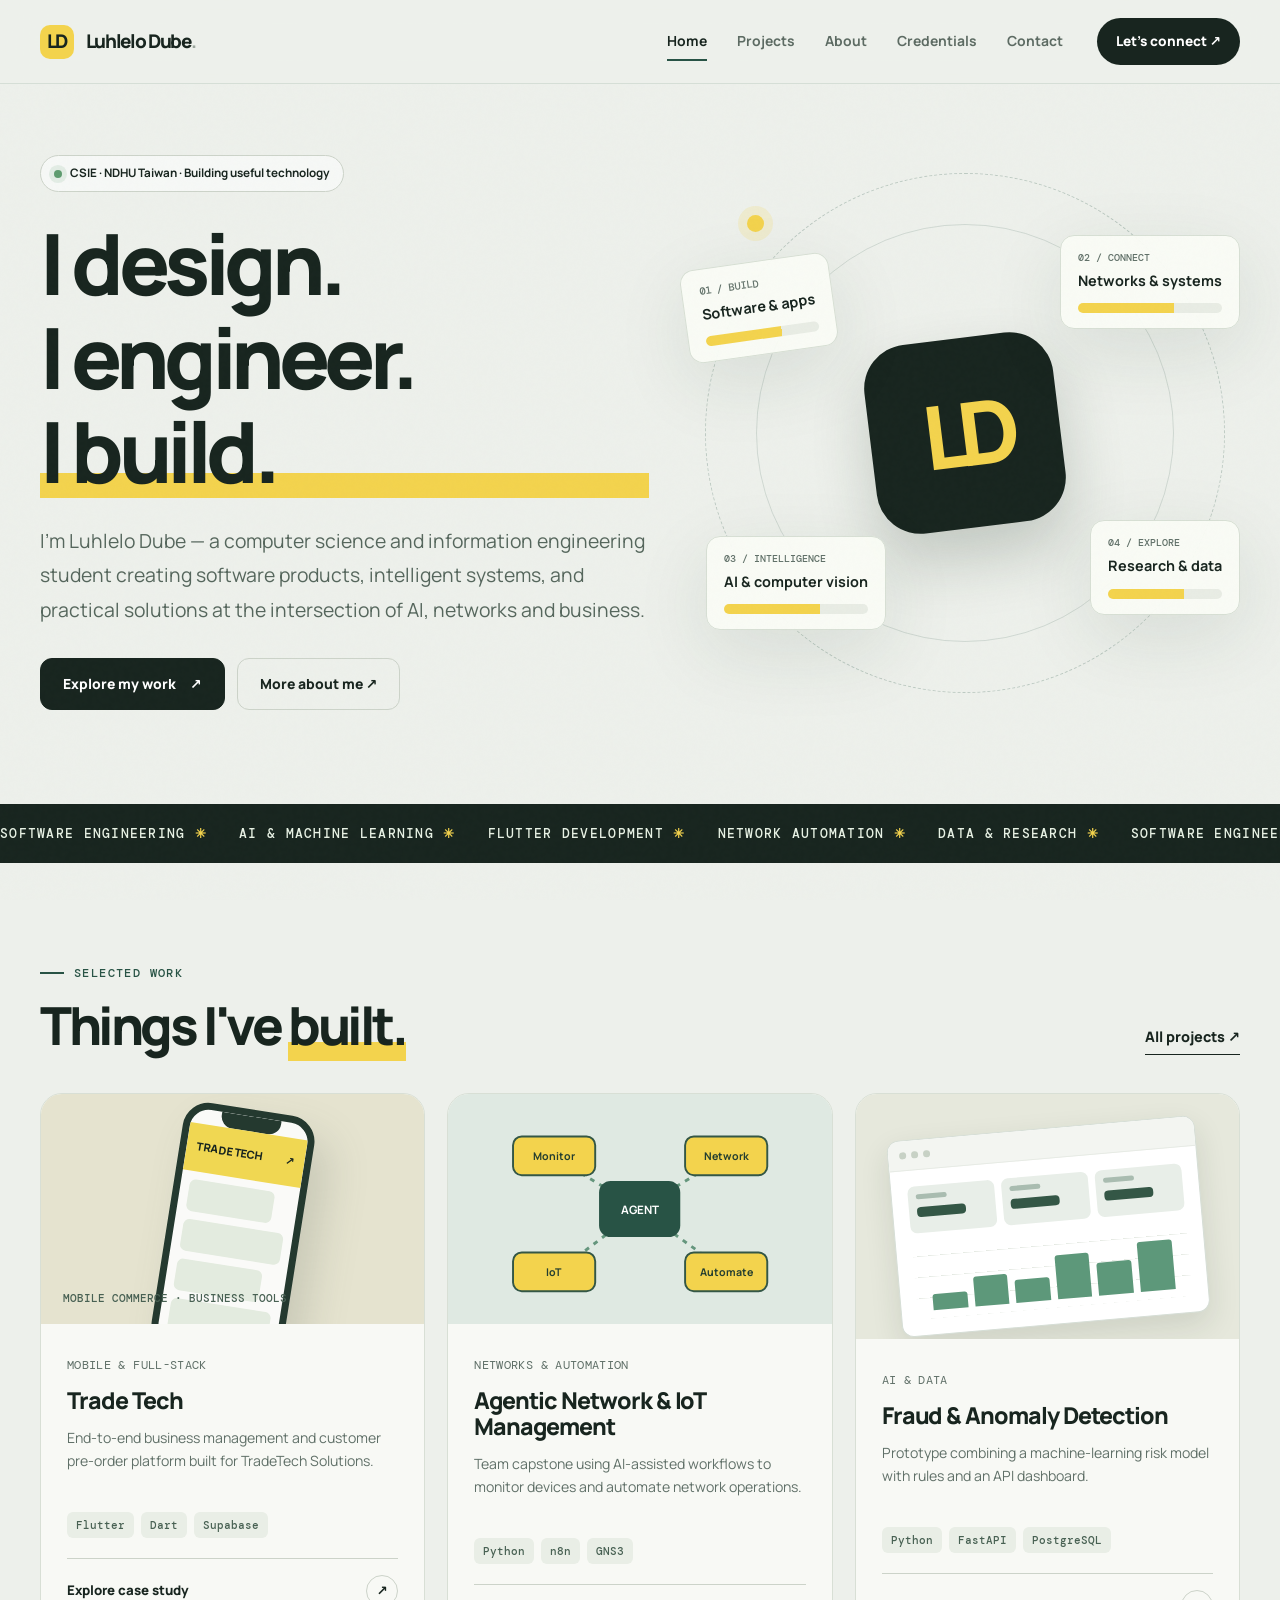
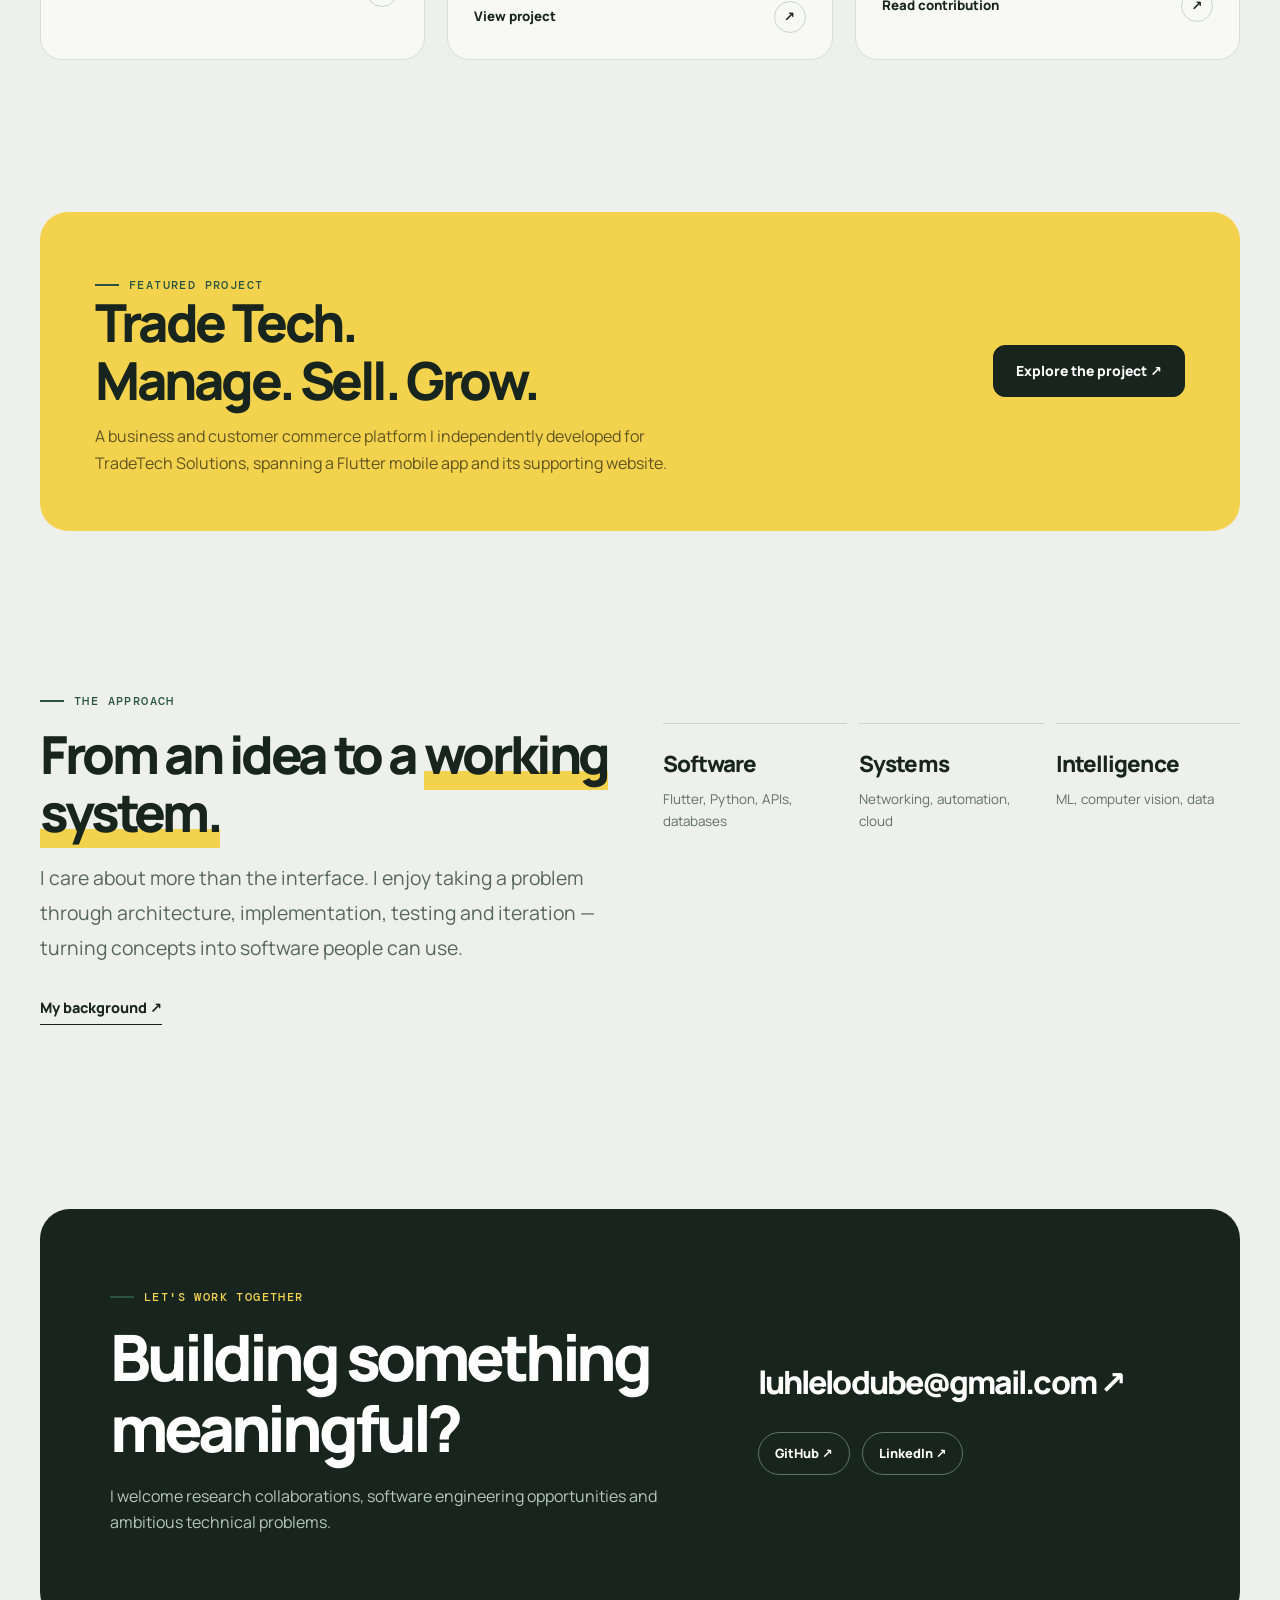
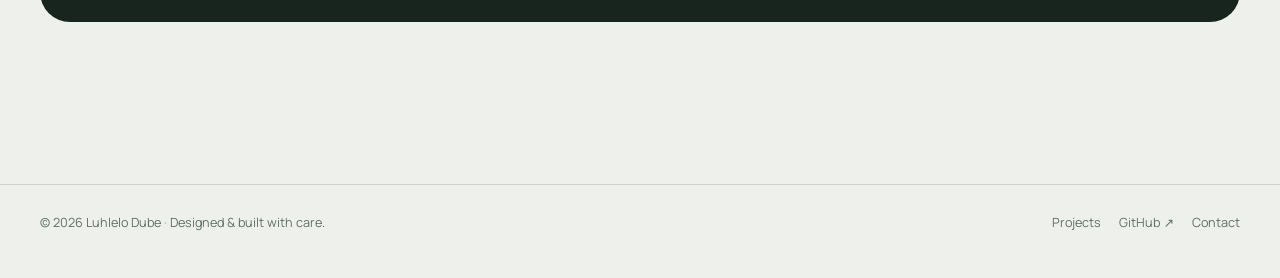
<file: index.html>
<!doctype html>
<html lang="en">

<head>
  <meta charset="utf-8">
  <meta name="viewport" content="width=device-width, initial-scale=1">
  <meta name="theme-color" content="#edf0eb">
  <meta name="description" content="Portfolio of Luhlelo Dube: software engineering, mobile applications, AI, network automation, and research.">

  <title>Software, AI &amp; Networks | Luhlelo Dube</title>

  <!-- GitHub Pages compatible resource paths -->
  <link rel="icon" href="./favicon.svg" type="image/svg+xml">
  <link rel="stylesheet" href="./styles.css">
  <script defer src="./app.js"></script>
</head>

<body>

  <a class="skip" href="#main">Skip to content</a>
  <div class="noise" aria-hidden="true"></div>

  <!-- HEADER -->
  <header class="site-header">
    <div class="container nav-wrap">

      <a class="brand" href="index.html" aria-label="Luhlelo Dube, home">
        <span class="brand-mark">LD</span>
        Luhlelo Dube<span style="color:#9ba69d">.</span>
      </a>

      <button
        class="menu-toggle"
        aria-label="Toggle menu"
        aria-expanded="false"
        aria-controls="main-nav">
        ☰
      </button>

      <nav class="nav-links" id="main-nav" aria-label="Main navigation">
        <a href="index.html" aria-current="page">Home</a>
        <a href="projects.html">Projects</a>
        <a href="about.html">About</a>
        <a href="credentials.html">Credentials</a>
        <a href="contact.html">Contact</a>
      </nav>

      <a class="header-cta" href="mailto:luhlelodube@gmail.com">
        Let's connect ↗
      </a>

    </div>
  </header>

  <main id="main">

    <!-- HERO SECTION -->
    <div class="container">
      <section class="hero">

        <div class="reveal">

          <span class="pill">
            <span class="pulse"></span>
            CSIE · NDHU Taiwan · Building useful technology
          </span>

          <h1>
            I design.<br>
            I engineer.<br>
            <span class="accent-underline">I build.</span>
          </h1>

          <p class="lead">
            I'm Luhlelo Dube — a computer science and information
            engineering student creating software products,
            intelligent systems, and practical solutions at the
            intersection of AI, networks and business.
          </p>

          <div class="actions">
            <a class="btn" href="projects.html">
              Explore my work <span>↗</span>
            </a>

            <a class="btn btn-light" href="about.html">
              More about me ↗
            </a>
          </div>

        </div>

        <!-- HERO ANIMATION -->
        <div
          class="hero-art"
          aria-label="Animated illustration of software, networks, AI and data"
          role="img">

          <div class="orbit"></div>
          <div class="art-core">LD</div>

          <div class="art-card a">
            <small>01 / BUILD</small>
            <strong>Software &amp; apps</strong>
            <div class="art-line"></div>
          </div>

          <div class="art-card b">
            <small>02 / CONNECT</small>
            <strong>Networks &amp; systems</strong>
            <div class="art-line"></div>
          </div>

          <div class="art-card c">
            <small>03 / INTELLIGENCE</small>
            <strong>AI &amp; computer vision</strong>
            <div class="art-line"></div>
          </div>

          <div class="art-card d">
            <small>04 / EXPLORE</small>
            <strong>Research &amp; data</strong>
            <div class="art-line"></div>
          </div>

        </div>

      </section>
    </div>

    <!-- SKILLS MARQUEE -->
    <div class="strip" aria-hidden="true">
      <div class="marquee">

        <span>SOFTWARE ENGINEERING <b>✳</b></span>
        <span>AI &amp; MACHINE LEARNING <b>✳</b></span>
        <span>FLUTTER DEVELOPMENT <b>✳</b></span>
        <span>NETWORK AUTOMATION <b>✳</b></span>
        <span>DATA &amp; RESEARCH <b>✳</b></span>

        <span>SOFTWARE ENGINEERING <b>✳</b></span>
        <span>AI &amp; MACHINE LEARNING <b>✳</b></span>
        <span>FLUTTER DEVELOPMENT <b>✳</b></span>
        <span>NETWORK AUTOMATION <b>✳</b></span>
        <span>DATA &amp; RESEARCH <b>✳</b></span>

        <span>SOFTWARE ENGINEERING <b>✳</b></span>
        <span>AI &amp; MACHINE LEARNING <b>✳</b></span>
        <span>FLUTTER DEVELOPMENT <b>✳</b></span>
        <span>NETWORK AUTOMATION <b>✳</b></span>
        <span>DATA &amp; RESEARCH <b>✳</b></span>

        <span>SOFTWARE ENGINEERING <b>✳</b></span>
        <span>AI &amp; MACHINE LEARNING <b>✳</b></span>
        <span>FLUTTER DEVELOPMENT <b>✳</b></span>
        <span>NETWORK AUTOMATION <b>✳</b></span>
        <span>DATA &amp; RESEARCH <b>✳</b></span>

      </div>
    </div>

    <!-- SELECTED PROJECTS -->
    <section class="section">
      <div class="container">

        <div class="section-head reveal">
          <div>
            <span class="eyebrow">Selected work</span>
            <h2>
              Things I've <span class="accent-underline">built.</span>
            </h2>
          </div>

          <a class="plain-link" href="projects.html">
            All projects ↗
          </a>
        </div>

        <div class="cards">

          <!-- TRADE TECH -->
          <article class="project-card reveal" data-category="mobile">
            <a href="trade-tech.html" aria-label="Read about Trade Tech">

              <div class="project-visual trade">

                <div class="mock-phone">
                  <div class="phone-notch"></div>

                  <div class="phone-bar">
                    TRADE TECH <span style="float:right">↗</span>
                  </div>

                  <div class="phone-row"></div>
                  <div class="phone-row"></div>
                  <div class="phone-row"></div>
                  <div class="phone-row"></div>
                </div>

                <span class="mini-label">
                  MOBILE COMMERCE · BUSINESS TOOLS
                </span>

              </div>

              <div class="card-body">

                <span class="mono muted">MOBILE &amp; FULL-STACK</span>

                <h3>Trade Tech</h3>

                <p>
                  End-to-end business management and customer
                  pre-order platform built for TradeTech Solutions.
                </p>

                <div class="tagset">
                  <span class="tag">Flutter</span>
                  <span class="tag">Dart</span>
                  <span class="tag">Supabase</span>
                </div>

                <div class="card-foot">
                  <span>Explore case study</span>
                  <span class="arrow">↗</span>
                </div>

              </div>
            </a>
          </article>

          <!-- NETWORK AND IOT PROJECT -->
          <article class="project-card reveal" data-category="networks">
            <a
              href="projects.html#network"
              aria-label="Read about Agentic Network and IoT Management">

              <div class="project-visual network">

                <div class="network-diagram">

                  <svg
                    viewBox="0 0 320 180"
                    fill="none"
                    aria-hidden="true">

                    <path
                      d="M160 90L70 35M160 90L250 35M160 90L75 155M160 90L250 155"
                      stroke="#65967d"
                      stroke-width="3"
                      stroke-dasharray="5 6"/>

                    <rect
                      x="118"
                      y="61"
                      width="84"
                      height="58"
                      rx="12"
                      fill="#285345"/>

                    <text
                      x="160"
                      y="95"
                      fill="white"
                      text-anchor="middle"
                      font-size="12"
                      font-weight="bold">
                      AGENT
                    </text>

                    <g fill="#f3d34d" stroke="#345746" stroke-width="2">
                      <rect x="29" y="15" width="85" height="40" rx="9"/>
                      <rect x="207" y="15" width="85" height="40" rx="9"/>
                      <rect x="29" y="135" width="85" height="40" rx="9"/>
                      <rect x="207" y="135" width="85" height="40" rx="9"/>
                    </g>

                    <g
                      fill="#243e30"
                      text-anchor="middle"
                      font-size="11"
                      font-weight="bold">

                      <text x="71" y="39">Monitor</text>
                      <text x="250" y="39">Network</text>
                      <text x="71" y="159">IoT</text>
                      <text x="250" y="159">Automate</text>

                    </g>

                  </svg>

                </div>
              </div>

              <div class="card-body">

                <span class="mono muted">NETWORKS &amp; AUTOMATION</span>

                <h3>Agentic Network &amp; IoT Management</h3>

                <p>
                  Team capstone using AI-assisted workflows to monitor
                  devices and automate network operations.
                </p>

                <div class="tagset">
                  <span class="tag">Python</span>
                  <span class="tag">n8n</span>
                  <span class="tag">GNS3</span>
                </div>

                <div class="card-foot">
                  <span>View project</span>
                  <span class="arrow">↗</span>
                </div>

              </div>
            </a>
          </article>
          <!-- FRAUD AND ANOMALY DETECTION -->
          <article
            id="fraud"
            class="project-card reveal"
            data-category="ai">

            <a
              href="projects.html#fraud-details"
              aria-label="Read about Fraud and Anomaly Detection">

              <div class="project-visual fraud">

                <div class="mock-window">

                  <div class="mock-top">
                    <i class="dot"></i>
                    <i class="dot"></i>
                    <i class="dot"></i>
                  </div>

                  <div class="mock-grid">

                    <div class="mock-stat">
                      <i></i><b></b>
                    </div>

                    <div class="mock-stat">
                      <i></i><b></b>
                    </div>

                    <div class="mock-stat">
                      <i></i><b></b>
                    </div>

                  </div>

                  <div class="mock-chart">
                    <span style="height:30%"></span>
                    <span style="height:55%"></span>
                    <span style="height:43%"></span>
                    <span style="height:82%"></span>
                    <span style="height:62%"></span>
                    <span style="height:93%"></span>
                  </div>

                </div>
              </div>

              <div class="card-body">

                <span class="mono muted">AI &amp; DATA</span>

                <h3>Fraud &amp; Anomaly Detection</h3>

                <p>
                  Prototype combining a machine-learning risk model
                  with rules and an API dashboard.
                </p>

                <div class="tagset">
                  <span class="tag">Python</span>
                  <span class="tag">FastAPI</span>
                  <span class="tag">PostgreSQL</span>
                </div>

                <div class="card-foot">
                  <span>Read contribution</span>
                  <span class="arrow">↗</span>
                </div>

              </div>
            </a>
          </article>


        </div>
      </div>
    </section>

    <!-- FEATURED PROJECT -->
    <section class="section-sm">
      <div class="container">

        <div class="feature-band reveal">

          <div>
            <span class="eyebrow">Featured project</span>

            <h2>
              Trade Tech.<br>
              Manage. Sell. Grow.
            </h2>

            <p>
              A business and customer commerce platform I independently
              developed for TradeTech Solutions, spanning a Flutter
              mobile app and its supporting website.
            </p>
          </div>

          <a class="btn" href="trade-tech.html">
            Explore the project ↗
          </a>

        </div>
      </div>
    </section>

    <!-- APPROACH -->
    <section class="section">
      <div class="container two-col">

        <div class="reveal">

          <span class="eyebrow">The approach</span>

          <h2>
            From an idea to a
            <span class="accent-underline">working system.</span>
          </h2>

          <p class="lead">
            I care about more than the interface. I enjoy taking
            a problem through architecture, implementation,
            testing and iteration — turning concepts into software
            people can use.
          </p>

          <div class="actions">
            <a href="about.html" class="plain-link">
              My background ↗
            </a>
          </div>

        </div>

        <div class="stats reveal">

          <div class="stat">
            <strong>Software</strong>
            <p>Flutter, Python, APIs, databases</p>
          </div>

          <div class="stat">
            <strong>Systems</strong>
            <p>Networking, automation, cloud</p>
          </div>

          <div class="stat">
            <strong>Intelligence</strong>
            <p>ML, computer vision, data</p>
          </div>

        </div>

      </div>
    </section>

    <!-- CONTACT -->
    <section class="section">
      <div class="container">

        <div class="contact-box reveal">

          <div>

            <span class="eyebrow" style="color:#f3d34d">
              Let's work together
            </span>

            <h2>
              Building something<br>
              meaningful?
            </h2>

            <p class="muted">
              I welcome research collaborations,
              software engineering opportunities
              and ambitious technical problems.
            </p>

          </div>

          <div>

            <a
              class="email"
              href="mailto:luhlelodube@gmail.com">
              luhlelodube@gmail.com ↗
            </a>

            <div class="social-row">

              <a
                href="https://github.com/luhlelodube"
                target="_blank"
                rel="noopener noreferrer">
                GitHub ↗
              </a>

              <a
                href="https://www.linkedin.com/in/luhlelo-dube-61980528b"
                target="_blank"
                rel="noopener noreferrer">
                LinkedIn ↗
              </a>

            </div>
          </div>

        </div>
      </div>
    </section>

  </main>

  <!-- FOOTER -->
  <footer class="footer">
    <div class="container footer-inner">

      <div>
        © <span data-year>2026</span> Luhlelo Dube
        <span class="subtle-dot">·</span>
        Designed &amp; built with care.
      </div>

      <div class="footer-links">

        <a href="projects.html">Projects</a>

        <a
          href="https://github.com/luhlelodube"
          target="_blank"
          rel="noopener noreferrer">
          GitHub ↗
        </a>

        <a href="contact.html">Contact</a>

      </div>
    </div>
  </footer>

</body>
</html>
</file>
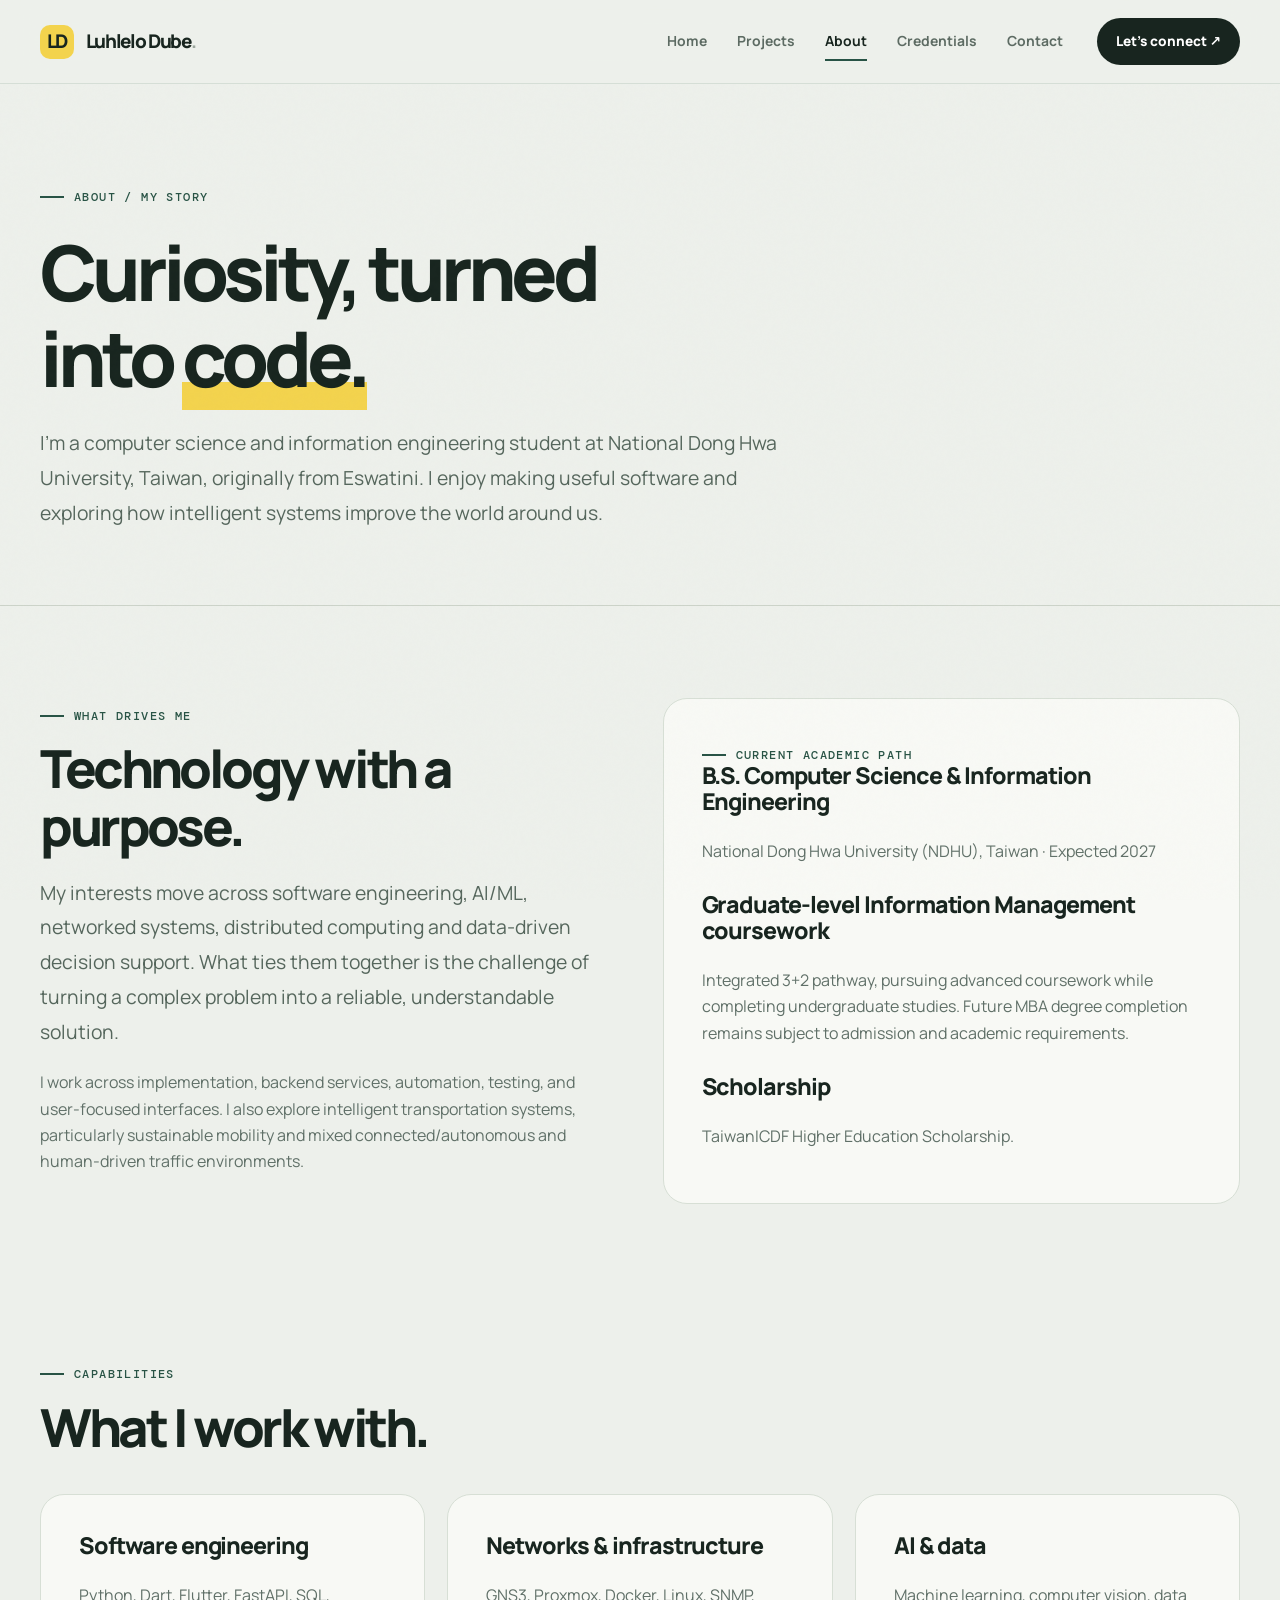
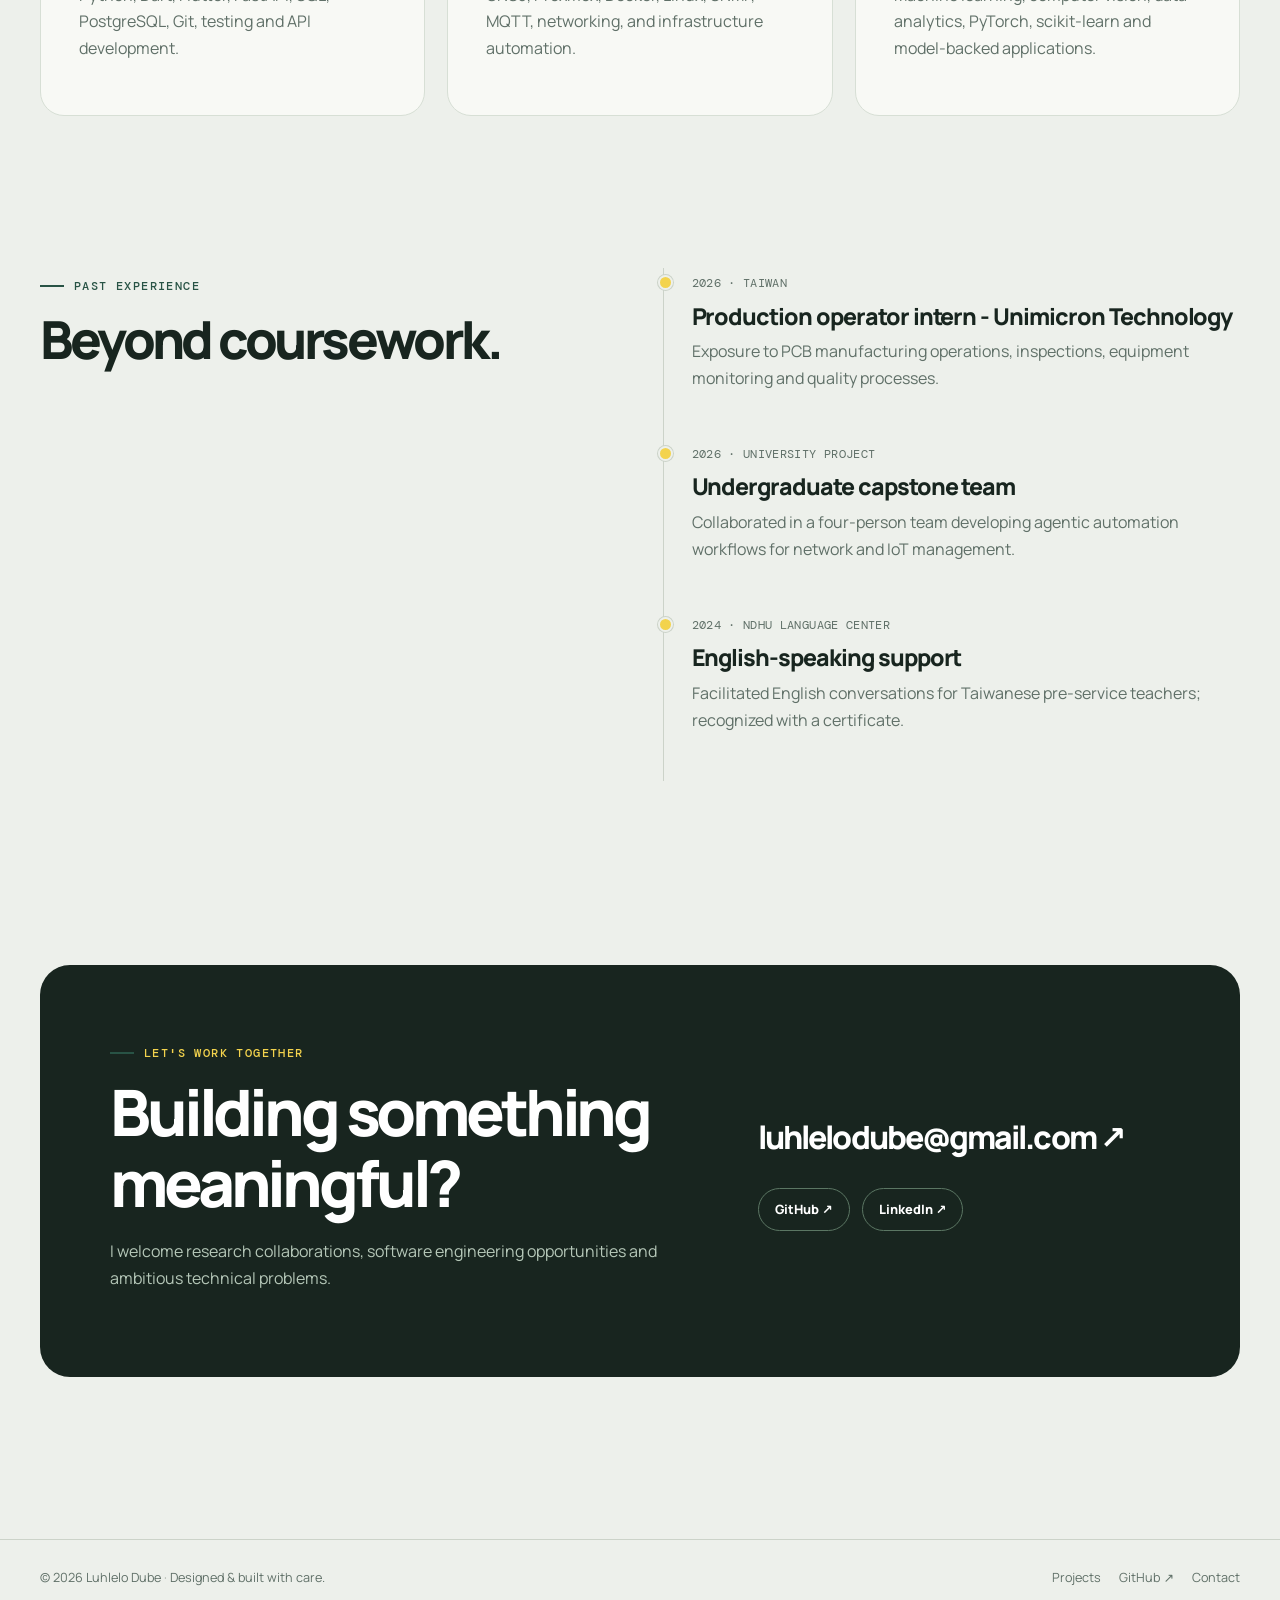
<file: about.html>
<!doctype html>
<html lang="en">

<head>
  <meta charset="utf-8">
  <meta name="viewport" content="width=device-width, initial-scale=1">
  <meta name="theme-color" content="#edf0eb">
  <meta name="description" content="About Luhlelo Dube, a CSIE student and software developer at NDHU Taiwan.">

  <title>About | Luhlelo Dube</title>

  <!-- GitHub Pages compatible paths -->
  <link rel="icon" href="./favicon.svg" type="image/svg+xml">
  <link rel="stylesheet" href="./styles.css">
  <script defer src="./app.js"></script>
</head>

<body>

  <a class="skip" href="#main">Skip to content</a>
  <div class="noise" aria-hidden="true"></div>

  <!-- HEADER -->
  <header class="site-header">
    <div class="container nav-wrap">

      <a class="brand" href="index.html" aria-label="Luhlelo Dube, home">
        <span class="brand-mark">LD</span>
        Luhlelo Dube<span style="color:#9ba69d">.</span>
      </a>

      <button
        class="menu-toggle"
        aria-label="Toggle menu"
        aria-expanded="false"
        aria-controls="main-nav">
        ☰
      </button>

      <nav class="nav-links" id="main-nav" aria-label="Main navigation">
        <a href="index.html">Home</a>
        <a href="projects.html">Projects</a>
        <a href="about.html" aria-current="page">About</a>
        <a href="credentials.html">Credentials</a>
        <a href="contact.html">Contact</a>
      </nav>

      <a class="header-cta" href="mailto:luhlelodube@gmail.com">
        Let's connect ↗
      </a>

    </div>
  </header>

  <main id="main">

    <!-- ABOUT HERO -->
    <section class="page-hero">
      <div class="container">

        <span class="eyebrow">About / My story</span>

        <h1>
          Curiosity, turned<br>
          into <span class="accent-underline">code.</span>
        </h1>

        <p class="lead">
          I'm a computer science and information engineering student
          at National Dong Hwa University, Taiwan, originally from
          Eswatini. I enjoy making useful software and exploring
          how intelligent systems improve the world around us.
        </p>

      </div>
    </section>

    <!-- WHAT DRIVES ME -->
    <section class="section">
      <div class="container two-col">

        <div class="reveal">

          <span class="eyebrow">What drives me</span>

          <h2>Technology with a purpose.</h2>

          <p class="lead">
            My interests move across software engineering, AI/ML,
            networked systems, distributed computing and data-driven
            decision support. What ties them together is the challenge
            of turning a complex problem into a reliable,
            understandable solution.
          </p>

          <p class="muted">
            I work across implementation, backend services,
            automation, testing, and user-focused interfaces.
            I also explore intelligent transportation systems,
            particularly sustainable mobility and mixed
            connected/autonomous and human-driven traffic environments.
          </p>

        </div>

        <!-- ACADEMIC PROFILE -->
        <div class="content-panel reveal">

          <span class="eyebrow">Current academic path</span>

          <h3>B.S. Computer Science &amp; Information Engineering</h3>

          <p>
            National Dong Hwa University (NDHU), Taiwan · Expected 2027
          </p>

          <h3 style="margin-top:28px">
            Graduate-level Information Management coursework
          </h3>

          <p>
            Integrated 3+2 pathway, pursuing advanced coursework
            while completing undergraduate studies. Future MBA degree
            completion remains subject to admission and academic
            requirements.
          </p>

          <h3 style="margin-top:28px">Scholarship</h3>

          <p>TaiwanICDF Higher Education Scholarship.</p>

        </div>

      </div>
    </section>

    <!-- TECHNICAL CAPABILITIES -->
    <section class="section-sm">
      <div class="container">

        <div class="section-head">
          <div>
            <span class="eyebrow">Capabilities</span>
            <h2>What I work with.</h2>
          </div>
        </div>

        <div class="cards">

          <div class="content-panel reveal">

            <h3>Software engineering</h3>

            <p>
              Python, Dart, Flutter, FastAPI, SQL, PostgreSQL,
              Git, testing and API development.
            </p>

          </div>

          <div class="content-panel reveal">

            <h3>Networks &amp; infrastructure</h3>

            <p>
              GNS3, Proxmox, Docker, Linux, SNMP, MQTT,
              networking, and infrastructure automation.
            </p>

          </div>

          <div class="content-panel reveal">

            <h3>AI &amp; data</h3>

            <p>
              Machine learning, computer vision, data analytics,
              PyTorch, scikit-learn and model-backed applications.
            </p>

          </div>

        </div>
      </div>
    </section>

    <!-- EXPERIENCE -->
    <section class="section">
      <div class="container two-col">

        <div>
          <span class="eyebrow">Past experience</span>
          <h2>Beyond coursework.</h2>
        </div>

        <div class="timeline">

          <!-- UNIMICRON -->
          <div class="timeline-item">

            <span class="mono muted">2026 · TAIWAN</span>

            <h3>Production operator intern - Unimicron Technology</h3>

            <p>
              Exposure to PCB manufacturing operations,
              inspections, equipment monitoring and
              quality processes.
            </p>

          </div>

          <!-- CAPSTONE -->
          <div class="timeline-item">

            <span class="mono muted">2026 · UNIVERSITY PROJECT</span>

            <h3>Undergraduate capstone team</h3>

            <p>
              Collaborated in a four-person team developing
              agentic automation workflows for network and
              IoT management.
            </p>

          </div>

          <!-- LANGUAGE CENTER -->
          <div class="timeline-item">

            <span class="mono muted">2024 · NDHU LANGUAGE CENTER</span>

            <h3>English-speaking support</h3>

            <p>
              Facilitated English conversations for Taiwanese
              pre-service teachers; recognized with a certificate.
            </p>

          </div>

        </div>
      </div>
    </section>

    <!-- CONTACT -->
    <section class="section">
      <div class="container">

        <div class="contact-box reveal">

          <div>

            <span class="eyebrow" style="color:#f3d34d">
              Let's work together
            </span>

            <h2>
              Building something<br>
              meaningful?
            </h2>

            <p class="muted">
              I welcome research collaborations,
              software engineering opportunities
              and ambitious technical problems.
            </p>

          </div>

          <div>

            <a
              class="email"
              href="mailto:luhlelodube@gmail.com">
              luhlelodube@gmail.com ↗
            </a>

            <div class="social-row">

              <a
                href="https://github.com/luhlelodube"
                target="_blank"
                rel="noopener noreferrer">
                GitHub ↗
              </a>

              <a
                href="https://www.linkedin.com/in/luhlelo-dube-61980528b"
                target="_blank"
                rel="noopener noreferrer">
                LinkedIn ↗
              </a>

            </div>

          </div>

        </div>
      </div>
    </section>

  </main>

  <!-- FOOTER -->
  <footer class="footer">
    <div class="container footer-inner">

      <div>
        © <span data-year>2026</span> Luhlelo Dube
        <span class="subtle-dot">·</span>
        Designed &amp; built with care.
      </div>

      <div class="footer-links">

        <a href="projects.html">Projects</a>

        <a
          href="https://github.com/luhlelodube"
          target="_blank"
          rel="noopener noreferrer">
          GitHub ↗
        </a>

        <a href="contact.html">Contact</a>

      </div>

    </div>
  </footer>

</body>
</html>
</file>
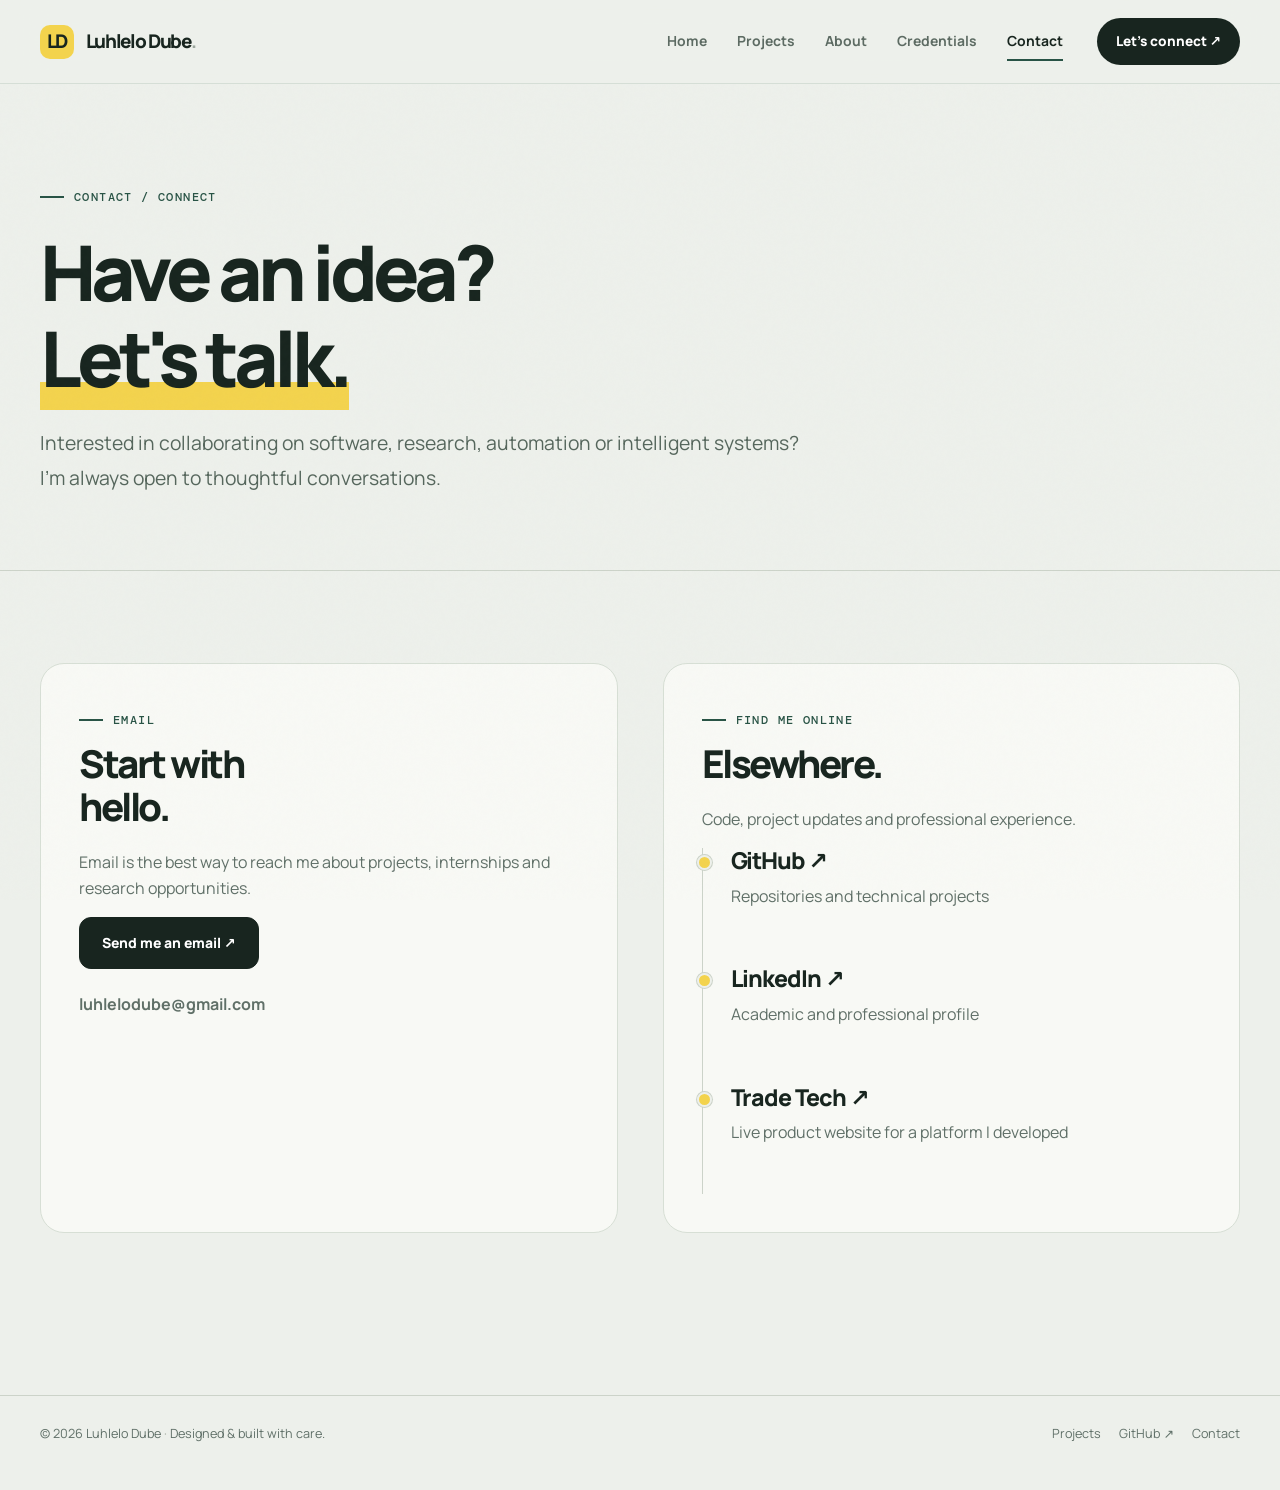
<file: contact.html>
<!doctype html>
<html lang="en">

<head>
  <meta charset="utf-8">
  <meta name="viewport" content="width=device-width, initial-scale=1">
  <meta name="theme-color" content="#edf0eb">
  <meta name="description" content="Contact Luhlelo Dube about software engineering projects and research.">

  <title>Contact | Luhlelo Dube</title>

  <!-- GitHub Pages compatible resource paths -->
  <link rel="icon" href="./favicon.svg" type="image/svg+xml">
  <link rel="stylesheet" href="./styles.css">
  <script defer src="./app.js"></script>
</head>

<body>

  <a class="skip" href="#main">Skip to content</a>
  <div class="noise" aria-hidden="true"></div>

  <!-- HEADER -->
  <header class="site-header">
    <div class="container nav-wrap">

      <a class="brand" href="index.html" aria-label="Luhlelo Dube, home">
        <span class="brand-mark">LD</span>
        Luhlelo Dube<span style="color:#9ba69d">.</span>
      </a>

      <button
        class="menu-toggle"
        aria-label="Toggle menu"
        aria-expanded="false"
        aria-controls="main-nav">
        ☰
      </button>

      <nav class="nav-links" id="main-nav" aria-label="Main navigation">
        <a href="index.html">Home</a>
        <a href="projects.html">Projects</a>
        <a href="about.html">About</a>
        <a href="credentials.html">Credentials</a>
        <a href="contact.html" aria-current="page">Contact</a>
      </nav>

      <a class="header-cta" href="mailto:luhlelodube@gmail.com">
        Let's connect ↗
      </a>

    </div>
  </header>

  <main id="main">

    <!-- CONTACT HERO -->
    <section class="page-hero">
      <div class="container">

        <span class="eyebrow">Contact / Connect</span>

        <h1>
          Have an idea?<br>
          <span class="accent-underline">Let's talk.</span>
        </h1>

        <p class="lead">
          Interested in collaborating on software, research,
          automation or intelligent systems? I'm always open
          to thoughtful conversations.
        </p>

      </div>
    </section>

    <!-- CONTACT INFORMATION -->
    <section class="section">
      <div class="container two-col">

        <!-- EMAIL -->
        <div class="content-panel reveal">

          <span class="eyebrow">Email</span>

          <h2 style="font-size:2.4rem;overflow-wrap:anywhere">
            Start with<br>
            hello.
          </h2>

          <p>
            Email is the best way to reach me about projects,
            internships and research opportunities.
          </p>

          <a
            class="btn"
            href="mailto:luhlelodube@gmail.com?subject=Hello%20Luhlelo">
            Send me an email ↗
          </a>

          <p style="margin-top:22px;overflow-wrap:anywhere">
            <strong>luhlelodube@gmail.com</strong>
          </p>

        </div>

        <!-- ONLINE PROFILES -->
        <div class="content-panel reveal">

          <span class="eyebrow">Find me online</span>

          <h2 style="font-size:2.4rem">
            Elsewhere.
          </h2>

          <p>
            Code, project updates and professional experience.
          </p>

          <div class="timeline">

            <!-- GITHUB -->
            <div class="timeline-item">

              <h3>
                <a
                  href="https://github.com/luhlelodube"
                  target="_blank"
                  rel="noopener noreferrer">
                  GitHub ↗
                </a>
              </h3>

              <p>Repositories and technical projects</p>

            </div>

            <!-- LINKEDIN -->
            <div class="timeline-item">

              <h3>
                <a
                  href="https://www.linkedin.com/in/luhlelo-dube-61980528b"
                  target="_blank"
                  rel="noopener noreferrer">
                  LinkedIn ↗
                </a>
              </h3>

              <p>Academic and professional profile</p>

            </div>

            <!-- TRADE TECH -->
            <div class="timeline-item">

              <h3>
                <a
                  href="https://tradetecheswatini.online/"
                  target="_blank"
                  rel="noopener noreferrer">
                  Trade Tech ↗
                </a>
              </h3>

              <p>
                Live product website for a platform I developed
              </p>

            </div>

          </div>
        </div>

      </div>
    </section>

  </main>

  <!-- FOOTER -->
  <footer class="footer">
    <div class="container footer-inner">

      <div>
        © <span data-year>2026</span> Luhlelo Dube
        <span class="subtle-dot">·</span>
        Designed &amp; built with care.
      </div>

      <div class="footer-links">

        <a href="projects.html">Projects</a>

        <a
          href="https://github.com/luhlelodube"
          target="_blank"
          rel="noopener noreferrer">
          GitHub ↗
        </a>

        <a href="contact.html">Contact</a>

      </div>

    </div>
  </footer>

</body>
</html>
</file>
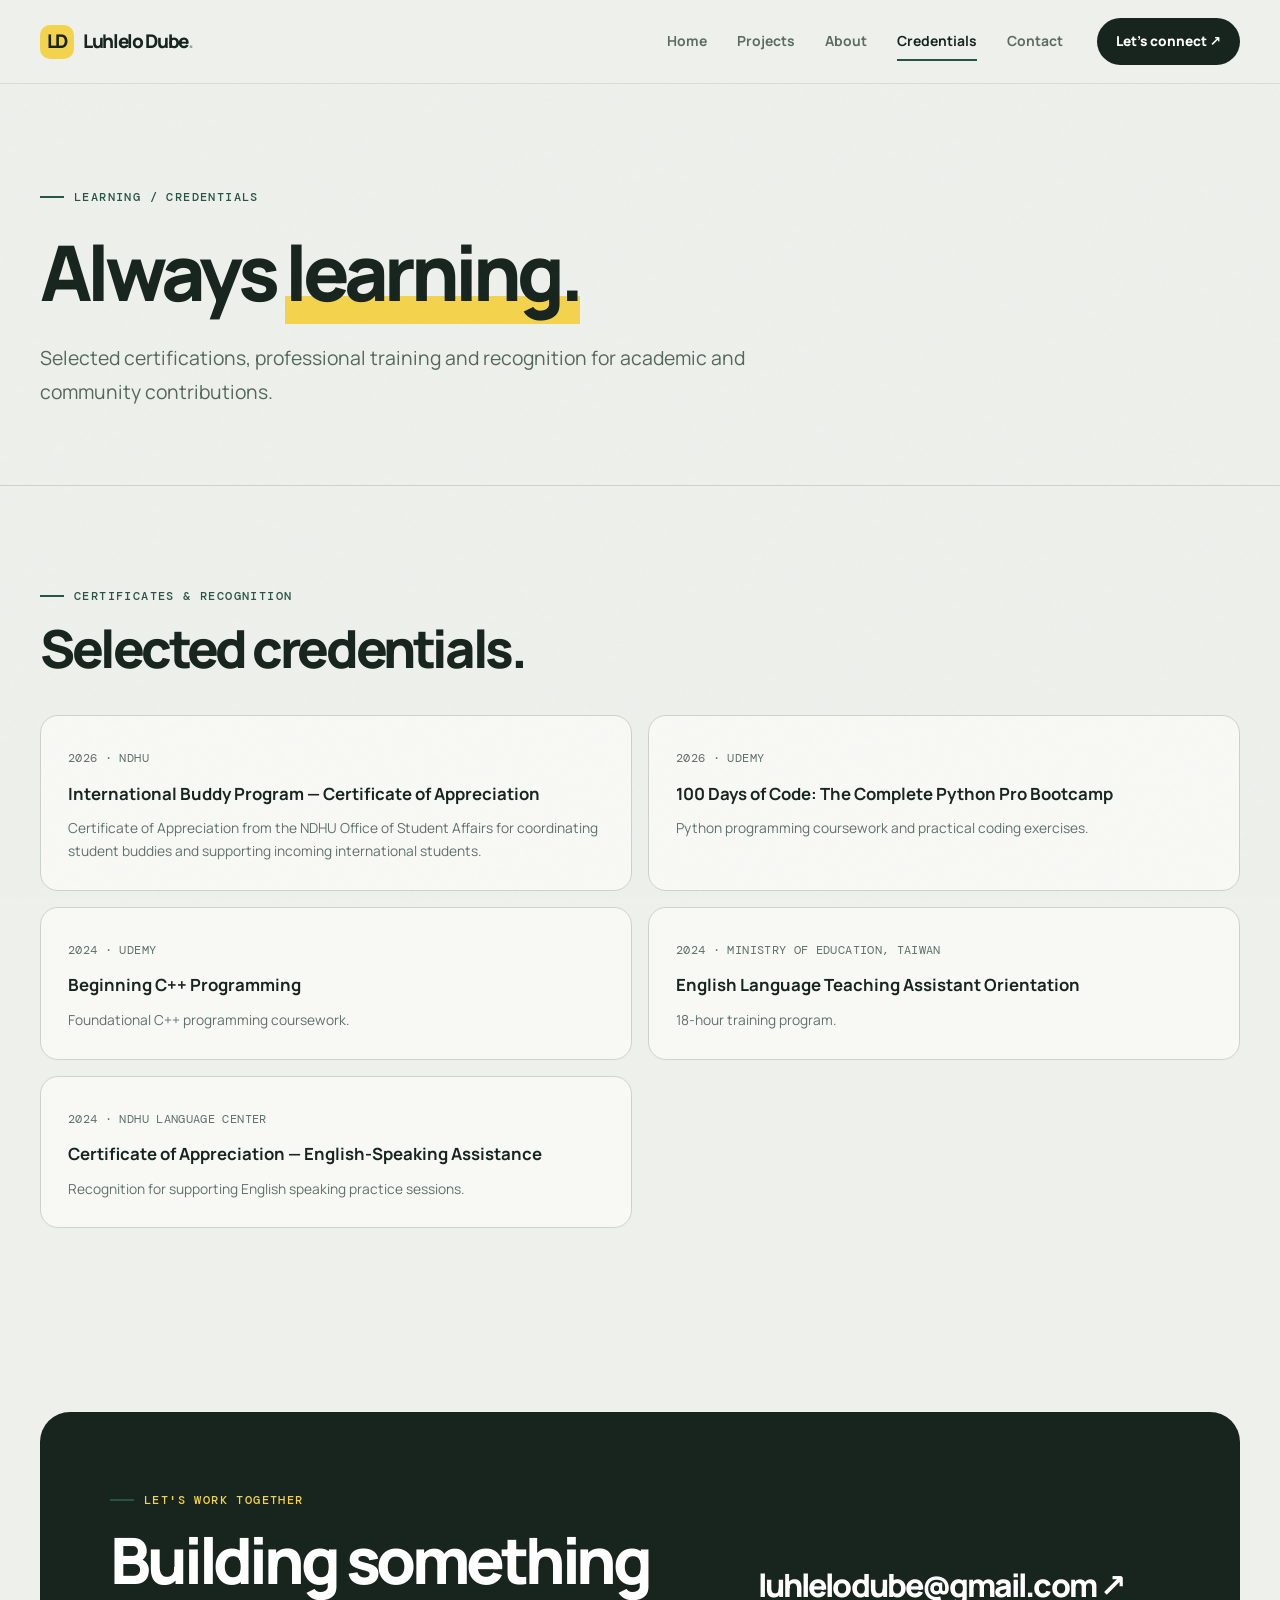
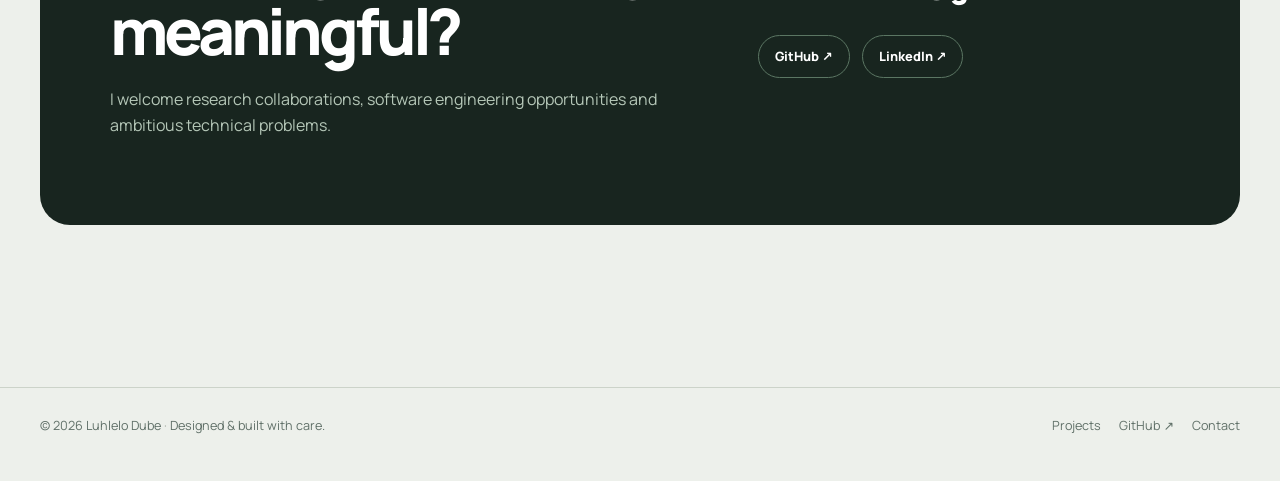
<file: credentials.html>
<!doctype html><html lang="en"><head><meta charset="utf-8"><meta name="viewport" content="width=device-width,initial-scale=1"><meta name="theme-color" content="#edf0eb"><meta name="description" content="Certificates and completed training of Luhlelo Dube."><title>Credentials | Luhlelo Dube</title><link rel="icon" href="./favicon.svg" type="image/svg+xml"><link rel="stylesheet" href="./styles.css"><script defer src="./app.js"></script></head><body><a class="skip" href="#main">Skip to content</a><div class="noise" aria-hidden="true"></div><header class="site-header"><div class="container nav-wrap"><a class="brand" href="index.html" aria-label="Luhlelo Dube, home"><span class="brand-mark">LD</span>Luhlelo Dube<span style="color:#9ba69d">.</span></a><button class="menu-toggle" aria-label="Toggle menu" aria-expanded="false" aria-controls="main-nav">☰</button><nav class="nav-links" id="main-nav" aria-label="Main navigation"><a href="index.html" >Home</a><a href="projects.html" >Projects</a><a href="about.html" >About</a><a href="credentials.html" aria-current=page>Credentials</a><a href="contact.html" >Contact</a></nav><a class="header-cta" href="mailto:luhlelodube@gmail.com">Let's connect ↗</a></div></header><main id="main"><section class="page-hero"><div class="container"><span class="eyebrow">Learning / Credentials</span><h1>Always <span class="accent-underline">learning.</span></h1><p class="lead">Selected certifications, professional training and recognition for academic and community contributions.</p></div></section><section class="section"><div class="container"><div class="section-head"><div><span class="eyebrow">Certificates & recognition</span><h2>Selected credentials.</h2></div></div><div class="cert-grid"><div class="cert reveal"><span class="mono muted">2026 · NDHU</span><strong>International Buddy Program — Certificate of Appreciation</strong><p>Certificate of Appreciation from the NDHU Office of Student Affairs for coordinating student buddies and supporting incoming international students.</p></div><div class="cert reveal"><span class="mono muted">2026 · UDEMY</span><strong>100 Days of Code: The Complete Python Pro Bootcamp</strong><p>Python programming coursework and practical coding exercises.</p></div><div class="cert reveal"><span class="mono muted">2024 · UDEMY</span><strong>Beginning C++ Programming</strong><p>Foundational C++ programming coursework.</p></div><div class="cert reveal"><span class="mono muted">2024 · MINISTRY OF EDUCATION, TAIWAN</span><strong>English Language Teaching Assistant Orientation</strong><p>18-hour training program.</p></div><div class="cert reveal"><span class="mono muted">2024 · NDHU LANGUAGE CENTER</span><strong>Certificate of Appreciation — English-Speaking Assistance</strong><p>Recognition for supporting English speaking practice sessions.</p></div></div></div></section><section class="section"><div class="container"><div class="contact-box reveal"><div><span class="eyebrow" style="color:#f3d34d">Let's work together</span><h2>Building something<br>meaningful?</h2><p class="muted">I welcome research collaborations, software engineering opportunities and ambitious technical problems.</p></div><div><a class="email" href="mailto:luhlelodube@gmail.com">luhlelodube@gmail.com ↗</a><div class="social-row"><a href="https://github.com/luhlelodube" target="_blank" rel="noopener noreferrer">GitHub ↗</a><a href="https://www.linkedin.com/in/luhlelo-dube-61980528b" target="_blank" rel="noopener noreferrer">LinkedIn ↗</a></div></div></div></div></section></main><footer class="footer"><div class="container footer-inner"><div>© <span data-year>2026</span> Luhlelo Dube <span class="subtle-dot">·</span> Designed & built with care.</div><div class="footer-links"><a href="projects.html">Projects</a><a href="https://github.com/luhlelodube" target="_blank" rel="noopener noreferrer">GitHub ↗</a><a href="contact.html">Contact</a></div></div></footer></body></html>
</file>
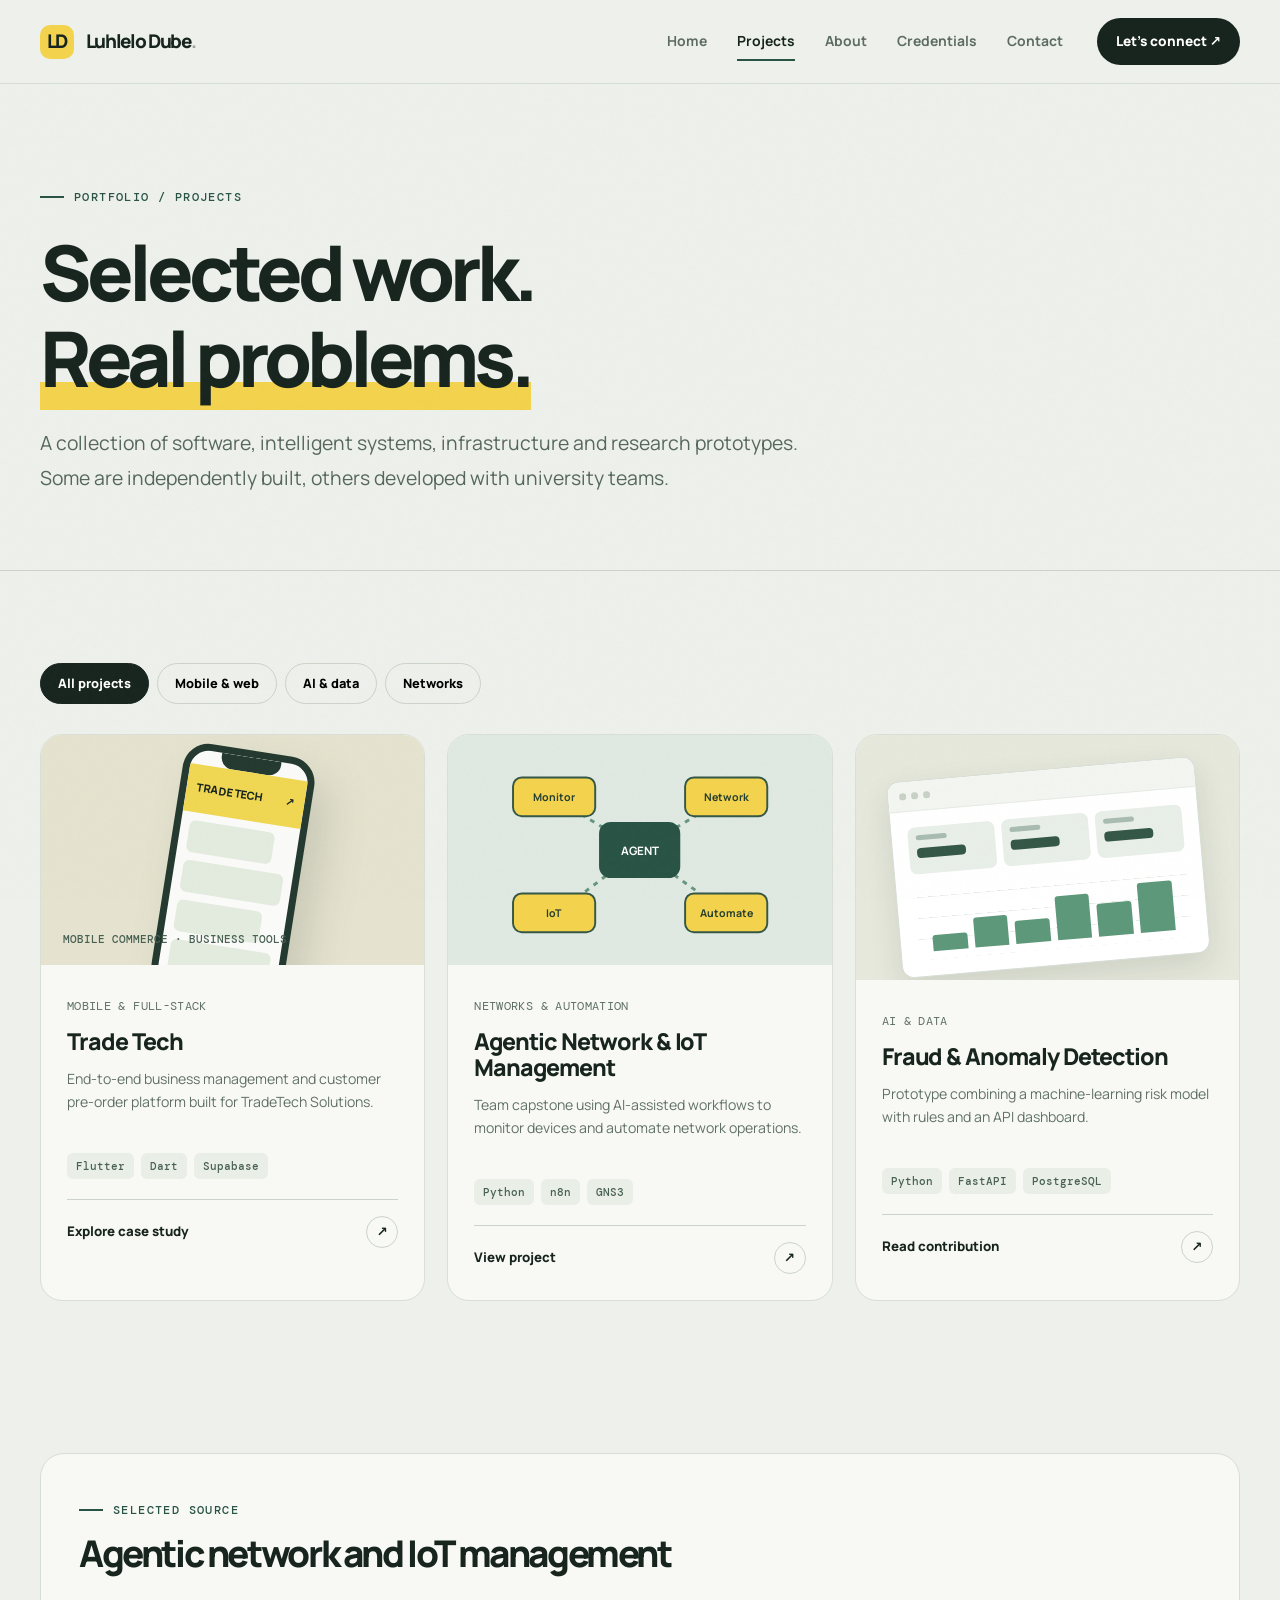
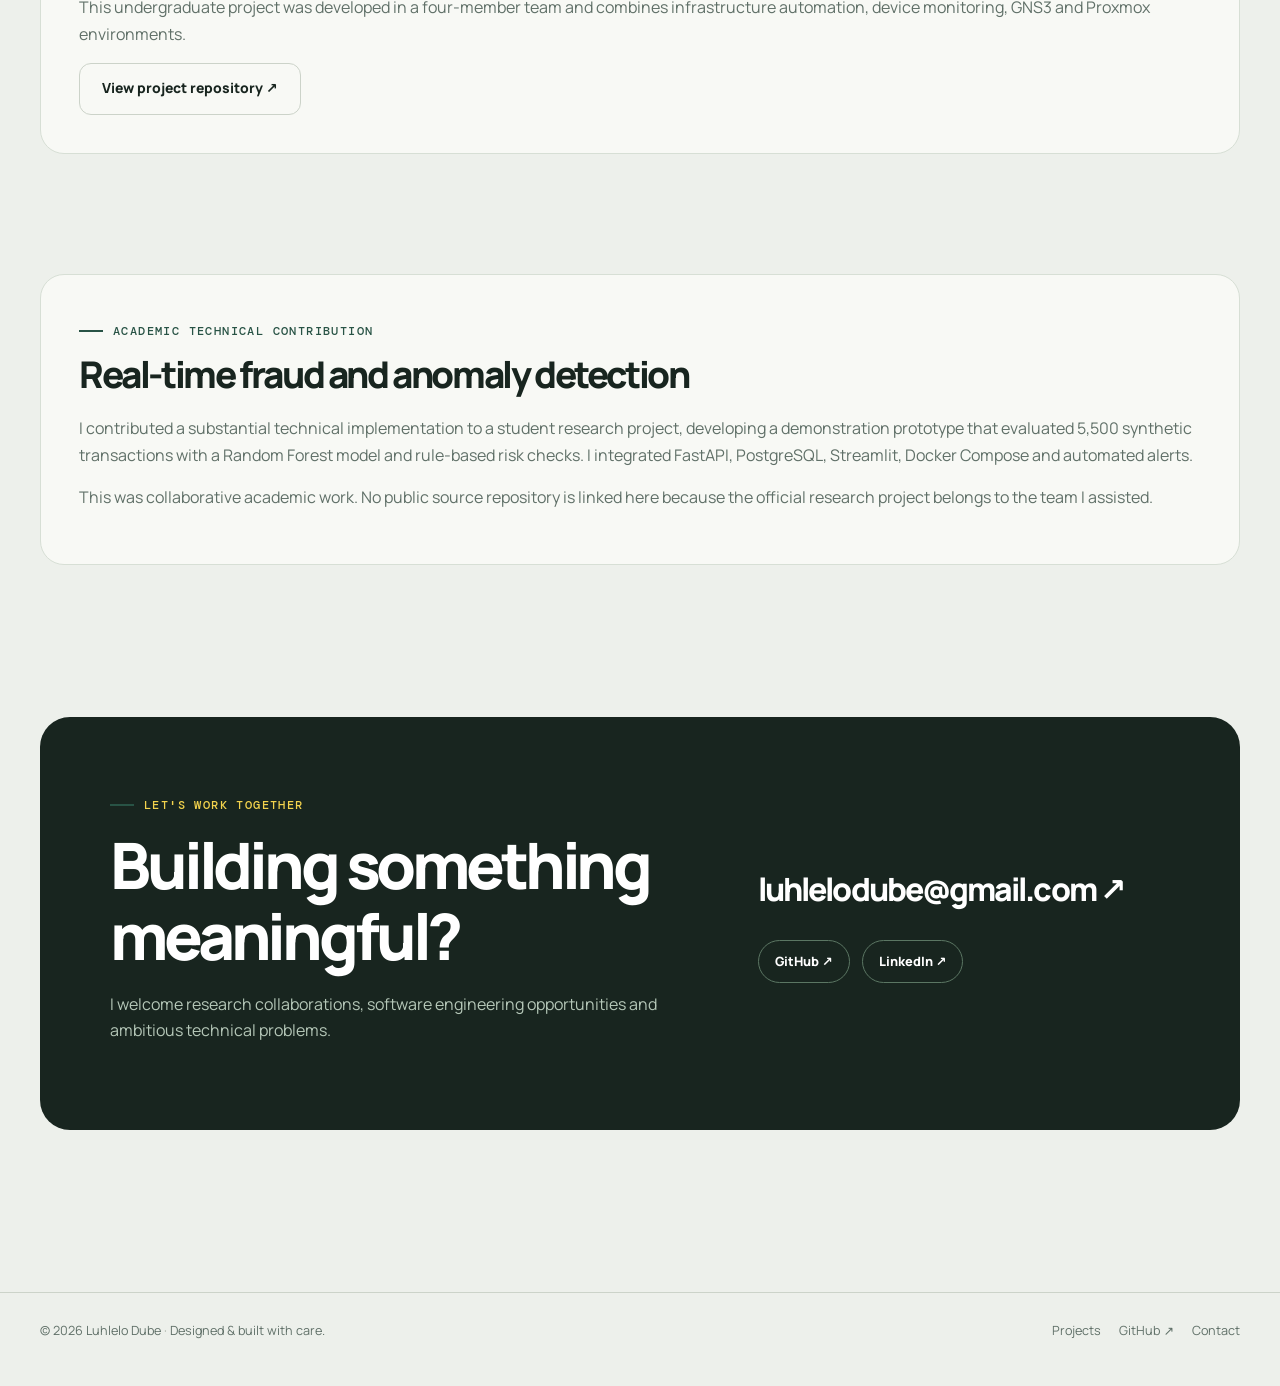
<file: projects.html>
<!doctype html>
<html lang="en">

<head>
  <meta charset="utf-8">
  <meta name="viewport" content="width=device-width, initial-scale=1">
  <meta name="theme-color" content="#edf0eb">
  <meta name="description" content="Selected software, AI, and network engineering projects.">

  <title>Projects | Luhlelo Dube</title>

  <!-- GitHub Pages compatible resource paths -->
  <link rel="icon" href="./favicon.svg" type="image/svg+xml">
  <link rel="stylesheet" href="./styles.css">
  <script defer src="./app.js"></script>
</head>

<body>

  <a class="skip" href="#main">Skip to content</a>
  <div class="noise" aria-hidden="true"></div>

  <!-- HEADER -->
  <header class="site-header">
    <div class="container nav-wrap">

      <a class="brand" href="index.html" aria-label="Luhlelo Dube, home">
        <span class="brand-mark">LD</span>
        Luhlelo Dube<span style="color:#9ba69d">.</span>
      </a>

      <button
        class="menu-toggle"
        aria-label="Toggle menu"
        aria-expanded="false"
        aria-controls="main-nav">
        ☰
      </button>

      <nav class="nav-links" id="main-nav" aria-label="Main navigation">
        <a href="index.html">Home</a>
        <a href="projects.html" aria-current="page">Projects</a>
        <a href="about.html">About</a>
        <a href="credentials.html">Credentials</a>
        <a href="contact.html">Contact</a>
      </nav>

      <a class="header-cta" href="mailto:luhlelodube@gmail.com">
        Let's connect ↗
      </a>

    </div>
  </header>

  <main id="main">

    <!-- PROJECTS HERO -->
    <section class="page-hero">
      <div class="container">

        <span class="eyebrow">Portfolio / Projects</span>

        <h1>
          Selected work.<br>
          <span class="accent-underline">Real problems.</span>
        </h1>

        <p class="lead">
          A collection of software, intelligent systems,
          infrastructure and research prototypes. Some are
          independently built, others developed with university teams.
        </p>

      </div>
    </section>

    <!-- PROJECT COLLECTION -->
    <section class="section">
      <div class="container">

        <!-- PROJECT FILTERS -->
        <div
          class="filter-row"
          role="group"
          aria-label="Filter projects">

          <button
            class="filter"
            data-filter="all"
            aria-pressed="true">
            All projects
          </button>

          <button
            class="filter"
            data-filter="mobile"
            aria-pressed="false">
            Mobile &amp; web
          </button>

          <button
            class="filter"
            data-filter="ai"
            aria-pressed="false">
            AI &amp; data
          </button>

          <button
            class="filter"
            data-filter="networks"
            aria-pressed="false">
            Networks
          </button>

        </div>

        <div class="cards">

          <!-- TRADE TECH -->
          <article
            class="project-card reveal"
            data-category="mobile">

            <a href="trade-tech.html" aria-label="Read about Trade Tech">

              <div class="project-visual trade">

                <div class="mock-phone">

                  <div class="phone-notch"></div>

                  <div class="phone-bar">
                    TRADE TECH <span style="float:right">↗</span>
                  </div>

                  <div class="phone-row"></div>
                  <div class="phone-row"></div>
                  <div class="phone-row"></div>
                  <div class="phone-row"></div>

                </div>

                <span class="mini-label">
                  MOBILE COMMERCE · BUSINESS TOOLS
                </span>

              </div>

              <div class="card-body">

                <span class="mono muted">MOBILE &amp; FULL-STACK</span>

                <h3>Trade Tech</h3>

                <p>
                  End-to-end business management and customer
                  pre-order platform built for TradeTech Solutions.
                </p>

                <div class="tagset">
                  <span class="tag">Flutter</span>
                  <span class="tag">Dart</span>
                  <span class="tag">Supabase</span>
                </div>

                <div class="card-foot">
                  <span>Explore case study</span>
                  <span class="arrow">↗</span>
                </div>

              </div>
            </a>
          </article>

          <!-- AGENTIC NETWORK AND IOT MANAGEMENT -->
          <article
            id="network"
            class="project-card reveal"
            data-category="networks">

            <a
              href="#network-details"
              aria-label="Read about Agentic Network and IoT Management">

              <div class="project-visual network">

                <div class="network-diagram">

                  <svg
                    viewBox="0 0 320 180"
                    fill="none"
                    aria-hidden="true">

                    <path
                      d="M160 90L70 35M160 90L250 35M160 90L75 155M160 90L250 155"
                      stroke="#65967d"
                      stroke-width="3"
                      stroke-dasharray="5 6"/>

                    <rect
                      x="118"
                      y="61"
                      width="84"
                      height="58"
                      rx="12"
                      fill="#285345"/>

                    <text
                      x="160"
                      y="95"
                      fill="white"
                      text-anchor="middle"
                      font-size="12"
                      font-weight="bold">
                      AGENT
                    </text>

                    <g
                      fill="#f3d34d"
                      stroke="#345746"
                      stroke-width="2">

                      <rect x="29" y="15" width="85" height="40" rx="9"/>
                      <rect x="207" y="15" width="85" height="40" rx="9"/>
                      <rect x="29" y="135" width="85" height="40" rx="9"/>
                      <rect x="207" y="135" width="85" height="40" rx="9"/>

                    </g>

                    <g
                      fill="#243e30"
                      text-anchor="middle"
                      font-size="11"
                      font-weight="bold">

                      <text x="71" y="39">Monitor</text>
                      <text x="250" y="39">Network</text>
                      <text x="71" y="159">IoT</text>
                      <text x="250" y="159">Automate</text>

                    </g>

                  </svg>

                </div>
              </div>

              <div class="card-body">

                <span class="mono muted">NETWORKS &amp; AUTOMATION</span>

                <h3>Agentic Network &amp; IoT Management</h3>

                <p>
                  Team capstone using AI-assisted workflows
                  to monitor devices and automate network operations.
                </p>

                <div class="tagset">
                  <span class="tag">Python</span>
                  <span class="tag">n8n</span>
                  <span class="tag">GNS3</span>
                </div>

                <div class="card-foot">
                  <span>View project</span>
                  <span class="arrow">↗</span>
                </div>

              </div>
            </a>
          </article>

          <!-- FRAUD AND ANOMALY DETECTION -->
          <article
            id="fraud"
            class="project-card reveal"
            data-category="ai">

            <a
              href="#fraud-details"
              aria-label="Read about Fraud and Anomaly Detection">

              <div class="project-visual fraud">

                <div class="mock-window">

                  <div class="mock-top">
                    <i class="dot"></i>
                    <i class="dot"></i>
                    <i class="dot"></i>
                  </div>

                  <div class="mock-grid">

                    <div class="mock-stat">
                      <i></i><b></b>
                    </div>

                    <div class="mock-stat">
                      <i></i><b></b>
                    </div>

                    <div class="mock-stat">
                      <i></i><b></b>
                    </div>

                  </div>

                  <div class="mock-chart">
                    <span style="height:30%"></span>
                    <span style="height:55%"></span>
                    <span style="height:43%"></span>
                    <span style="height:82%"></span>
                    <span style="height:62%"></span>
                    <span style="height:93%"></span>
                  </div>

                </div>
              </div>

              <div class="card-body">

                <span class="mono muted">AI &amp; DATA</span>

                <h3>Fraud &amp; Anomaly Detection</h3>

                <p>
                  Prototype combining a machine-learning risk model
                  with rules and an API dashboard.
                </p>

                <div class="tagset">
                  <span class="tag">Python</span>
                  <span class="tag">FastAPI</span>
                  <span class="tag">PostgreSQL</span>
                </div>

                <div class="card-foot">
                  <span>Read contribution</span>
                  <span class="arrow">↗</span>
                </div>

              </div>
            </a>
          </article>

        </div>

      </div>
    </section>

    <!-- FEATURED SOURCE REPOSITORY -->
    <section class="section-sm" id="network-details">
      <div class="container">

        <div class="content-panel reveal">

          <span class="eyebrow">Selected source</span>

          <h2 style="font-size:2.3rem">
            Agentic network and IoT management
          </h2>

          <p>
            This undergraduate project was developed in a four-member
            team and combines infrastructure automation, device
            monitoring, GNS3 and Proxmox environments.
          </p>

          <a
            class="btn btn-light"
            href="https://github.com/luhlelodube/AI-Driven-Network-and-IoT-Device-Management-Using-Agentic-Automation-Workflows"
            target="_blank"
            rel="noopener noreferrer">
            View project repository ↗
          </a>

        </div>

      </div>
    </section>


    <!-- FRAUD DETECTION CONTRIBUTION -->
    <section class="section-sm" id="fraud-details">
      <div class="container">
        <div class="content-panel reveal">
          <span class="eyebrow">Academic technical contribution</span>
          <h2 style="font-size:2.3rem">Real-time fraud and anomaly detection</h2>
          <p>
            I contributed a substantial technical implementation to a student
            research project, developing a demonstration prototype that evaluated
            5,500 synthetic transactions with a Random Forest model and
            rule-based risk checks. I integrated FastAPI, PostgreSQL,
            Streamlit, Docker Compose and automated alerts.
          </p>
          <p class="muted">
            This was collaborative academic work. No public source repository is
            linked here because the official research project belongs to the
            team I assisted.
          </p>
        </div>
      </div>
    </section>

    <!-- CONTACT -->
    <section class="section">
      <div class="container">

        <div class="contact-box reveal">

          <div>

            <span class="eyebrow" style="color:#f3d34d">
              Let's work together
            </span>

            <h2>
              Building something<br>
              meaningful?
            </h2>

            <p class="muted">
              I welcome research collaborations,
              software engineering opportunities
              and ambitious technical problems.
            </p>

          </div>

          <div>

            <a
              class="email"
              href="mailto:luhlelodube@gmail.com">
              luhlelodube@gmail.com ↗
            </a>

            <div class="social-row">

              <a
                href="https://github.com/luhlelodube"
                target="_blank"
                rel="noopener noreferrer">
                GitHub ↗
              </a>

              <a
                href="https://www.linkedin.com/in/luhlelo-dube-61980528b"
                target="_blank"
                rel="noopener noreferrer">
                LinkedIn ↗
              </a>

            </div>

          </div>

        </div>
      </div>
    </section>

  </main>

  <!-- FOOTER -->
  <footer class="footer">
    <div class="container footer-inner">

      <div>
        © <span data-year>2026</span> Luhlelo Dube
        <span class="subtle-dot">·</span>
        Designed &amp; built with care.
      </div>

      <div class="footer-links">

        <a href="projects.html">Projects</a>

        <a
          href="https://github.com/luhlelodube"
          target="_blank"
          rel="noopener noreferrer">
          GitHub ↗
        </a>

        <a href="contact.html">Contact</a>

      </div>

    </div>
  </footer>

</body>
</html>
</file>
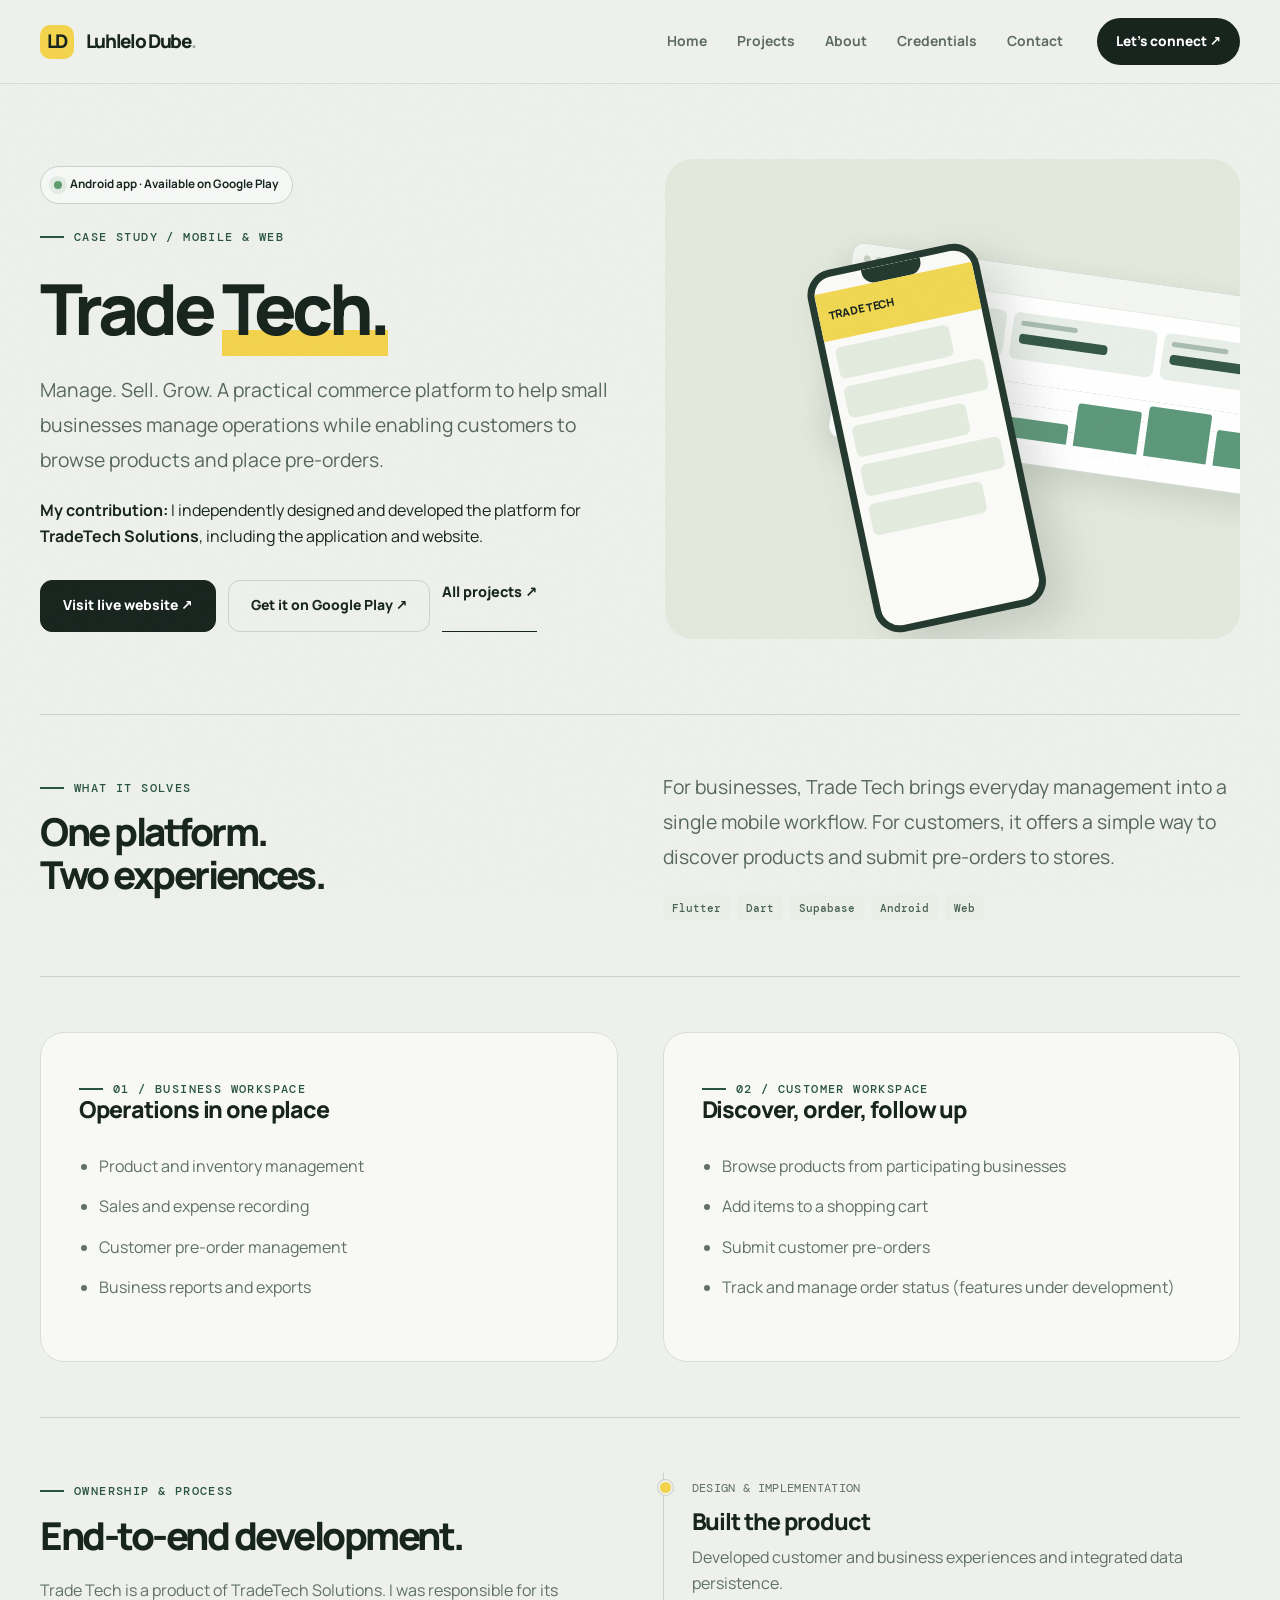
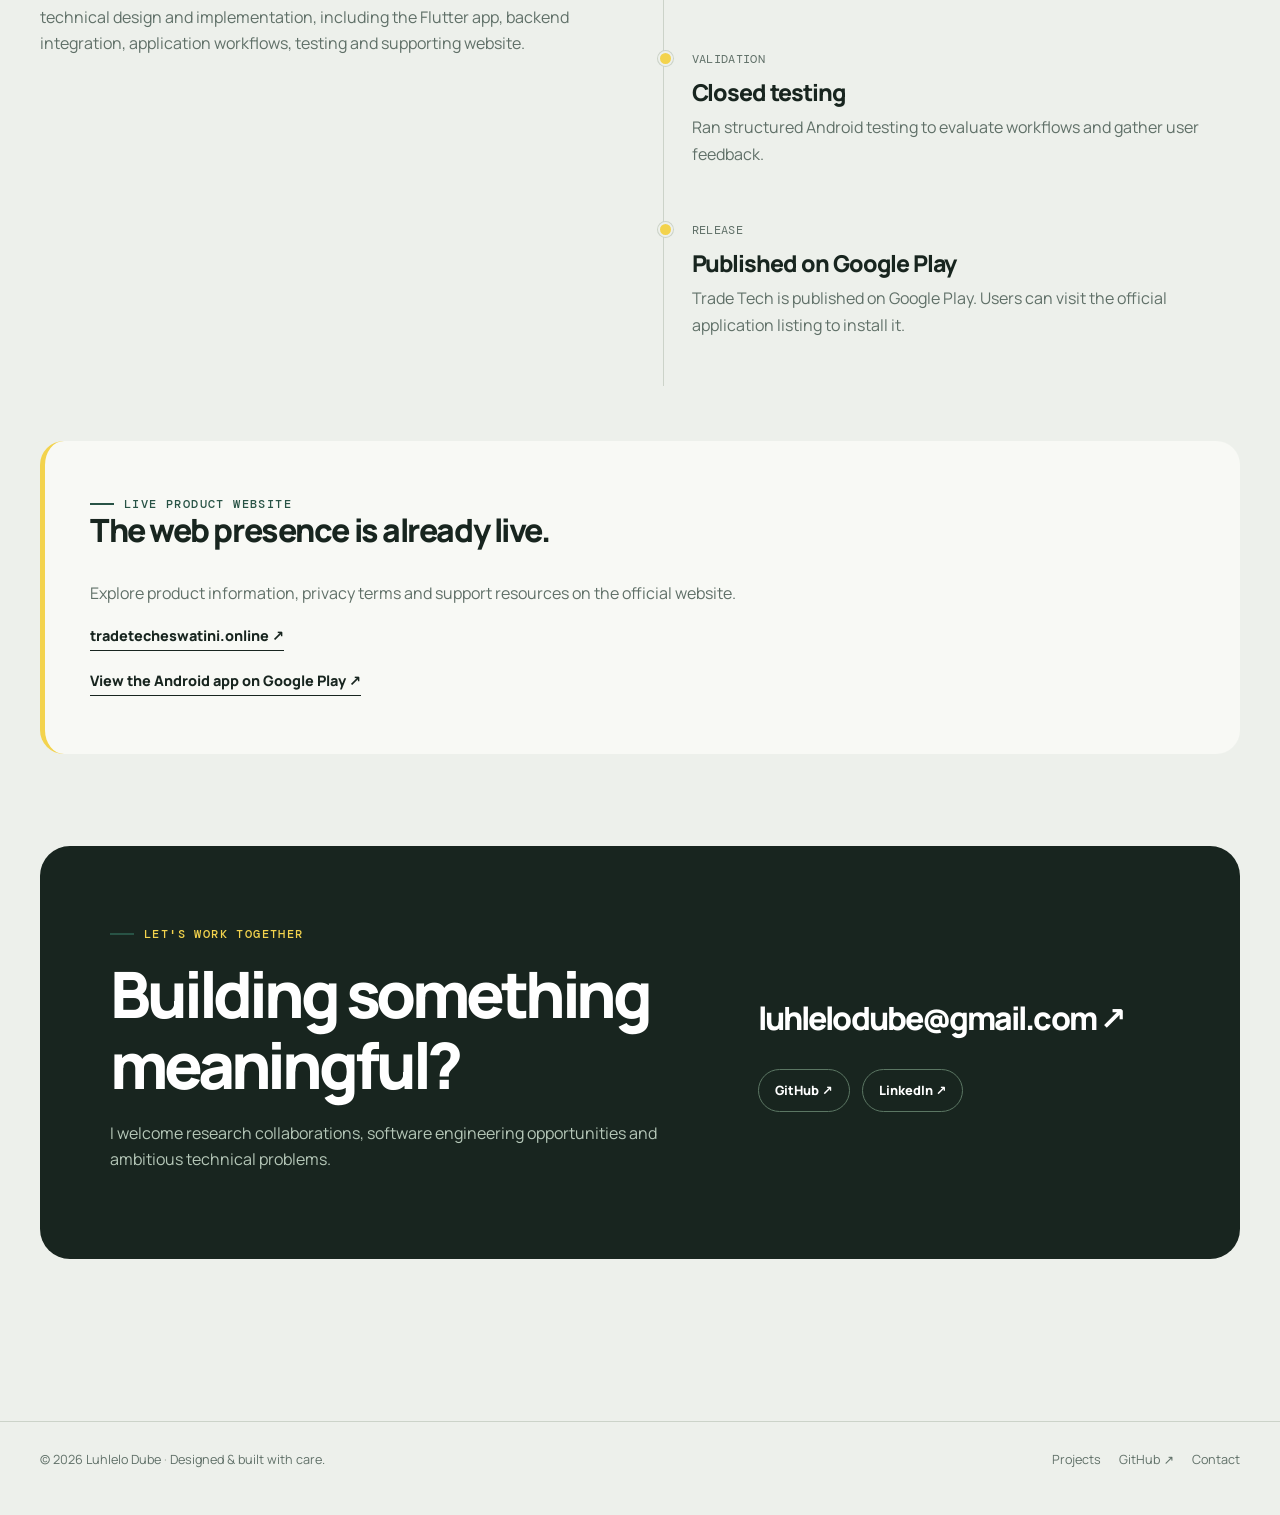
<file: trade-tech.html>
<!doctype html>
<html lang="en">

<head>
  <meta charset="utf-8">
  <meta name="viewport" content="width=device-width, initial-scale=1">
  <meta name="theme-color" content="#edf0eb">
  <meta name="description" content="Trade Tech business app and website: independently developed by Luhlelo Dube for TradeTech Solutions.">

  <title>Trade Tech Case Study | Luhlelo Dube</title>

  <!-- GitHub Pages compatible resource paths -->
  <link rel="icon" href="./favicon.svg" type="image/svg+xml">
  <link rel="stylesheet" href="./styles.css">
  <script defer src="./app.js"></script>
</head>

<body>

  <a class="skip" href="#main">Skip to content</a>
  <div class="noise" aria-hidden="true"></div>

  <!-- HEADER -->
  <header class="site-header">
    <div class="container nav-wrap">

      <a class="brand" href="index.html" aria-label="Luhlelo Dube, home">
        <span class="brand-mark">LD</span>
        Luhlelo Dube<span style="color:#9ba69d">.</span>
      </a>

      <button
        class="menu-toggle"
        aria-label="Toggle menu"
        aria-expanded="false"
        aria-controls="main-nav">
        ☰
      </button>

      <nav class="nav-links" id="main-nav" aria-label="Main navigation">
        <a href="index.html">Home</a>
        <a href="projects.html">Projects</a>
        <a href="about.html">About</a>
        <a href="credentials.html">Credentials</a>
        <a href="contact.html">Contact</a>
      </nav>

      <a class="header-cta" href="mailto:luhlelodube@gmail.com">
        Let's connect ↗
      </a>

    </div>
  </header>

  <main id="main">

    <!-- TRADE TECH HERO -->
    <div class="container">

      <section class="detail-hero">

        <div class="reveal">

          <span class="pill">
            <span class="pulse"></span>
            Android app · Available on Google Play
          </span>

          <p class="eyebrow" style="display:flex;margin-top:25px">
            Case study / Mobile &amp; web
          </p>

          <h1>
            Trade <span class="accent-underline">Tech.</span>
          </h1>

          <p class="lead">
            Manage. Sell. Grow. A practical commerce platform to help
            small businesses manage operations while enabling customers
            to browse products and place pre-orders.
          </p>

          <p>
            <strong>My contribution:</strong>
            I independently designed and developed the platform for
            <strong>TradeTech Solutions</strong>, including the
            application and website.
          </p>

          <div class="actions">

            <a
              class="btn"
              href="https://tradetecheswatini.online/"
              target="_blank"
              rel="noopener noreferrer">
              Visit live website ↗
            </a>

            <a class="btn btn-light"
               href="https://play.google.com/store/apps/details?id=com.tradetech.app"
               target="_blank"
               rel="noopener noreferrer">
              Get it on Google Play ↗
            </a>

            <a class="plain-link" href="projects.html">
              All projects ↗
            </a>

          </div>

        </div>

        <!-- PRODUCT VISUAL -->
        <div class="detail-visual reveal">

          <div class="mock-window">

            <div class="mock-top">
              <i class="dot"></i>
              <i class="dot"></i>
              <i class="dot"></i>
            </div>

            <div class="mock-grid">

              <div class="mock-stat">
                <i></i>
                <b></b>
              </div>

              <div class="mock-stat">
                <i></i>
                <b></b>
              </div>

              <div class="mock-stat">
                <i></i>
                <b></b>
              </div>

            </div>

            <div class="mock-chart">
              <span style="height:40%"></span>
              <span style="height:55%"></span>
              <span style="height:37%"></span>
              <span style="height:80%"></span>
              <span style="height:93%"></span>
              <span style="height:66%"></span>
            </div>

          </div>

          <div class="mock-phone">

            <div class="phone-notch"></div>

            <div class="phone-bar">
              TRADE TECH
            </div>

            <div class="phone-row"></div>
            <div class="phone-row"></div>
            <div class="phone-row"></div>
            <div class="phone-row"></div>
            <div class="phone-row"></div>

          </div>

        </div>

      </section>

      <!-- PROBLEM AND SOLUTION -->
      <section class="detail-section">

        <div class="two-col">

          <div>

            <span class="eyebrow">What it solves</span>

            <h2>
              One platform.<br>
              Two experiences.
            </h2>

          </div>

          <div>

            <p class="lead">
              For businesses, Trade Tech brings everyday management
              into a single mobile workflow. For customers, it offers
              a simple way to discover products and submit pre-orders
              to stores.
            </p>

            <div class="tagset">
              <span class="tag">Flutter</span>
              <span class="tag">Dart</span>
              <span class="tag">Supabase</span>
              <span class="tag">Android</span>
              <span class="tag">Web</span>
            </div>

          </div>

        </div>

      </section>

      <!-- FEATURES -->
      <section class="detail-section">

        <div class="two-col">

          <!-- BUSINESS WORKSPACE -->
          <div class="content-panel reveal">

            <span class="eyebrow">
              01 / Business workspace
            </span>

            <h3>Operations in one place</h3>

            <ul class="detail-list">
              <li>Product and inventory management</li>
              <li>Sales and expense recording</li>
              <li>Customer pre-order management</li>
              <li>Business reports and exports</li>
            </ul>

          </div>

          <!-- CUSTOMER WORKSPACE -->
          <div class="content-panel reveal">

            <span class="eyebrow">
              02 / Customer workspace
            </span>

            <h3>Discover, order, follow up</h3>

            <ul class="detail-list">
              <li>Browse products from participating businesses</li>
              <li>Add items to a shopping cart</li>
              <li>Submit customer pre-orders</li>
              <li>Track and manage order status (features under development)</li>
            </ul>

          </div>

        </div>

      </section>

      <!-- OWNERSHIP AND DEVELOPMENT -->
      <section class="detail-section">

        <div class="two-col">

          <div>

            <span class="eyebrow">Ownership &amp; process</span>

            <h2>End-to-end development.</h2>

            <p class="muted">
              Trade Tech is a product of TradeTech Solutions.
              I was responsible for its technical design and
              implementation, including the Flutter app,
              backend integration, application workflows,
              testing and supporting website.
            </p>

          </div>

          <div class="timeline">

            <div class="timeline-item">

              <span class="mono muted">
                DESIGN &amp; IMPLEMENTATION
              </span>

              <h3>Built the product</h3>

              <p>
                Developed customer and business experiences
                and integrated data persistence.
              </p>

            </div>

            <div class="timeline-item">

              <span class="mono muted">
                VALIDATION
              </span>

              <h3>Closed testing</h3>

              <p>
                Ran structured Android testing to evaluate
                workflows and gather user feedback.
              </p>

            </div>

            <div class="timeline-item">

              <span class="mono muted">
                RELEASE
              </span>

              <h3>Published on Google Play</h3>

              <p>
                Trade Tech is published on Google Play. Users can visit
                the official application listing to install it.
              </p>

            </div>

          </div>

        </div>

      </section>

      <!-- LIVE WEBSITE -->
      <div class="testimonial">

        <span class="eyebrow">
          Live product website
        </span>

        <h3 style="font-size:2rem">
          The web presence is already live.
        </h3>

        <p class="muted">
          Explore product information, privacy terms
          and support resources on the official website.
        </p>

        <a
          class="plain-link"
          href="https://tradetecheswatini.online/"
          target="_blank"
          rel="noopener noreferrer">
          tradetecheswatini.online ↗
        </a>

        <p style="margin-top:18px">
          <a class="plain-link"
             href="https://play.google.com/store/apps/details?id=com.tradetech.app"
             target="_blank"
             rel="noopener noreferrer">
            View the Android app on Google Play ↗
          </a>
        </p>

      </div>

    </div>

    <!-- CONTACT -->
    <section class="section">
      <div class="container">

        <div class="contact-box reveal">

          <div>

            <span
              class="eyebrow"
              style="color:#f3d34d">
              Let's work together
            </span>

            <h2>
              Building something<br>
              meaningful?
            </h2>

            <p class="muted">
              I welcome research collaborations,
              software engineering opportunities
              and ambitious technical problems.
            </p>

          </div>

          <div>

            <a
              class="email"
              href="mailto:luhlelodube@gmail.com">
              luhlelodube@gmail.com ↗
            </a>

            <div class="social-row">

              <a
                href="https://github.com/luhlelodube"
                target="_blank"
                rel="noopener noreferrer">
                GitHub ↗
              </a>

              <a
                href="https://www.linkedin.com/in/luhlelo-dube-61980528b"
                target="_blank"
                rel="noopener noreferrer">
                LinkedIn ↗
              </a>

            </div>

          </div>

        </div>
      </div>
    </section>

  </main>

  <!-- FOOTER -->
  <footer class="footer">
    <div class="container footer-inner">

      <div>
        © <span data-year>2026</span> Luhlelo Dube
        <span class="subtle-dot">·</span>
        Designed &amp; built with care.
      </div>

      <div class="footer-links">

        <a href="projects.html">Projects</a>

        <a
          href="https://github.com/luhlelodube"
          target="_blank"
          rel="noopener noreferrer">
          GitHub ↗
        </a>

        <a href="contact.html">Contact</a>

      </div>

    </div>
  </footer>

</body>
</html>
</file>
<file: styles.css>
@import url('https://fonts.googleapis.com/css2?family=DM+Mono:wght@400;500&family=Manrope:wght@400;500;600;700;800&display=swap');
:root{--bg:#edf0eb;--paper:#f8f9f5;--ink:#18251f;--muted:#607068;--line:#ccd3c9;--gold:#f3d34d;--gold2:#ffe997;--forest:#285345;--shadow:0 22px 75px rgba(30,54,40,.1)}
*{box-sizing:border-box}html{scroll-behavior:smooth}body{margin:0;background:var(--bg);color:var(--ink);font-family:Manrope,system-ui,sans-serif;line-height:1.65;-webkit-font-smoothing:antialiased}a{color:inherit;text-decoration:none}button,input,textarea{font:inherit}button{cursor:pointer}::selection{background:var(--gold)}:focus-visible{outline:3px solid var(--forest);outline-offset:4px}.container{width:min(1200px,calc(100% - 64px));margin:auto}.skip{position:absolute;left:-9999px}.skip:focus{left:20px;top:20px;z-index:300;background:white;padding:12px}.noise{pointer-events:none;position:fixed;inset:0;z-index:50;opacity:.1;background-image:url("data:image/svg+xml,%3Csvg viewBox='0 0 180 180' xmlns='http://www.w3.org/2000/svg'%3E%3Cfilter id='n'%3E%3CfeTurbulence type='fractalNoise' baseFrequency='.95' numOctaves='3' stitchTiles='stitch'/%3E%3C/filter%3E%3Crect width='100%25' height='100%25' filter='url(%23n)' opacity='.16'/%3E%3C/svg%3E")}
.site-header{position:sticky;top:0;z-index:100;background:rgba(237,240,235,.87);backdrop-filter:blur(20px);border-bottom:1px solid rgba(40,83,69,.12)}.nav-wrap{min-height:83px;display:flex;align-items:center;gap:34px}.brand{font-weight:800;font-size:1.18rem;letter-spacing:-.07em;white-space:nowrap}.brand-mark{width:34px;height:34px;display:inline-flex;align-items:center;justify-content:center;background:var(--gold);border-radius:10px;margin-right:9px;letter-spacing:-.08em}.nav-links{display:flex;align-items:center;gap:30px;margin-left:auto}.nav-links a{font-size:.87rem;font-weight:700;color:#5d6b63;position:relative}.nav-links a:after{content:'';position:absolute;bottom:-8px;left:0;width:100%;height:2px;background:var(--forest);transform:scaleX(0);transform-origin:left;transition:transform .2s}.nav-links a:hover:after,.nav-links a[aria-current=page]:after{transform:scaleX(1)}.nav-links a[aria-current=page]{color:var(--ink)}.header-cta{background:var(--ink);color:white;padding:12px 19px;border-radius:999px;font-size:.85rem;font-weight:800;transition:transform .2s,background .2s}.header-cta:hover{background:var(--forest);transform:translateY(-2px)}.menu-toggle{display:none;background:none;border:0;font-size:1.6rem;margin-left:auto}
.eyebrow{display:inline-flex;align-items:center;gap:10px;font:500 .73rem DM Mono,monospace;letter-spacing:.12em;text-transform:uppercase;color:var(--forest)}.eyebrow:before{content:'';display:inline-block;width:24px;height:2px;background:var(--forest)}h1,h2,h3,p{margin-top:0}h1,h2,h3{letter-spacing:-.065em;line-height:1.11}h1{font-size:clamp(3.6rem,7vw,7.9rem);font-weight:800;margin:24px 0 26px}h2{font-size:clamp(2.4rem,4.1vw,4.6rem);font-weight:800;margin:15px 0 20px}h3{font-size:1.45rem;font-weight:800;letter-spacing:-.045em}.muted{color:var(--muted)}.lead{font-size:clamp(1rem,1.6vw,1.21rem);max-width:660px;color:#55665c;line-height:1.8}.accent-underline{background:linear-gradient(transparent 73%,var(--gold) 73%)}.text-gold{color:#958000}.mono{font-family:DM Mono,monospace;font-size:.74rem;letter-spacing:.03em}.pill{display:inline-flex;gap:8px;align-items:center;padding:8px 13px;border:1px solid var(--line);border-radius:99px;font-size:.73rem;font-weight:700;background:rgba(255,255,255,.55)}.pulse{display:inline-block;width:8px;height:8px;border-radius:50%;background:#5e9c6f;box-shadow:0 0 0 5px rgba(94,156,111,.13)}.btn{display:inline-flex;gap:14px;align-items:center;justify-content:center;min-height:52px;padding:12px 22px;background:var(--ink);border:1px solid var(--ink);border-radius:12px;color:#fff;font-weight:800;font-size:.87rem;transition:transform .25s,box-shadow .25s,background .25s}.btn:hover{transform:translateY(-3px);box-shadow:0 12px 23px rgba(30,50,35,.16);background:var(--forest)}.btn-light{background:transparent;color:var(--ink);border-color:var(--line)}.btn-light:hover{background:var(--paper);color:var(--ink)}.btn-gold{background:var(--gold);border-color:var(--gold);color:var(--ink)}.btn-gold:hover{background:var(--gold2);color:var(--ink)}.actions{display:flex;gap:12px;flex-wrap:wrap;margin-top:30px}.section{padding:92px 0}.section-sm{padding:60px 0}.section-head{display:flex;justify-content:space-between;gap:30px;align-items:end;margin-bottom:38px}.section-head h2{margin-bottom:0}.plain-link{font-size:.9rem;font-weight:800;border-bottom:1px solid var(--ink);padding-bottom:5px;white-space:nowrap}.plain-link:hover{color:var(--forest)}
.hero{min-height:720px;display:grid;grid-template-columns:1.05fr .95fr;align-items:center;gap:40px;padding:70px 0 93px}.hero h1{font-size:clamp(3.5rem,6.6vw,7.1rem)}.hero h1 span{display:block}.hero .lead{max-width:620px}.hero-art{position:relative;min-height:520px;display:flex;align-items:center;justify-content:center}.orbit{position:absolute;width:min(100%,520px);aspect-ratio:1;border:1px dashed rgba(40,83,69,.24);border-radius:50%;animation:spin 55s linear infinite}.orbit:before{content:'';position:absolute;inset:50px;border:1px solid rgba(40,83,69,.15);border-radius:50%}.orbit:after{content:'';position:absolute;left:8%;top:8%;width:17px;height:17px;border-radius:50%;background:var(--gold);box-shadow:0 0 0 9px rgba(243,211,77,.18)}.art-core{position:absolute;z-index:2;width:190px;height:190px;border-radius:44px;background:var(--ink);color:var(--gold);display:flex;align-items:center;justify-content:center;font-size:5.5rem;font-weight:800;letter-spacing:-.14em;box-shadow:0 30px 60px rgba(23,45,32,.2);transform:rotate(-7deg);animation:float 7s ease-in-out infinite}.art-card{position:absolute;z-index:3;background:rgba(250,252,246,.95);border:1px solid #d7dfd4;border-radius:14px;padding:15px 17px;box-shadow:var(--shadow);animation:float 6s ease-in-out infinite}.art-card small{display:block;font:500 .65rem DM Mono,monospace;color:var(--muted);margin-bottom:3px}.art-card strong{font-size:.9rem}.art-card.a{top:17%;left:-1%;transform:rotate(-8deg)}.art-card.b{top:12%;right:0;animation-delay:-2s}.art-card.c{bottom:12%;left:3%;animation-delay:-3s}.art-card.d{bottom:15%;right:0;animation-delay:-4s}.art-line{height:10px;width:100%;border-radius:10px;background:linear-gradient(90deg,var(--gold) 67%,#e8ece4 67%);margin-top:10px}
.strip{background:var(--ink);color:#e8f2e5;overflow:hidden}.marquee{display:flex;width:max-content;gap:32px;white-space:nowrap;padding:21px 0;animation:marquee 30s linear infinite}.marquee span{font:500 .8rem DM Mono,monospace;letter-spacing:.1em;text-transform:uppercase}.marquee b{color:var(--gold)}
.cards{display:grid;grid-template-columns:repeat(3,1fr);gap:22px}.project-card{background:var(--paper);border:1px solid #d8dfd5;border-radius:22px;overflow:hidden;transition:transform .3s,box-shadow .3s}.project-card:hover{transform:translateY(-7px);box-shadow:var(--shadow)}.project-visual{position:relative;min-height:230px;background:#dce8d7;padding:24px;overflow:hidden}.project-visual.trade{background:#e5e3cf}.project-visual.network{background:#dfe9e2}.project-visual.forensics{background:#e6e3d9}.project-visual.fraud{background:#e6e8dc}.project-visual.traffic{background:#e9e7d9}.card-body{padding:26px}.card-body h3{margin:12px 0}.card-body p{color:var(--muted);font-size:.88rem;min-height:66px}.tagset{display:flex;flex-wrap:wrap;gap:7px;margin-top:20px}.tag{font:500 .67rem DM Mono,monospace;color:#486153;padding:6px 9px;background:#e9eee6;border-radius:6px}.card-foot{display:flex;align-items:center;justify-content:space-between;border-top:1px solid var(--line);margin-top:20px;padding-top:16px;font-weight:800;font-size:.83rem}.arrow{width:32px;height:32px;border:1px solid var(--line);border-radius:50%;display:grid;place-items:center;transition:transform .2s}.project-card:hover .arrow{transform:rotate(-45deg);background:var(--gold)}
.mock-window{width:92%;margin:auto;background:white;border-radius:12px;box-shadow:0 12px 30px rgba(30,50,35,.12);border:1px solid #d6ded6;overflow:hidden;transform:rotate(-5deg) translateY(10px)}.mock-top{display:flex;gap:5px;align-items:center;padding:11px;background:#f3f5f1;border-bottom:1px solid #e7ebe5}.dot{height:7px;width:7px;border-radius:50%;background:#c7d1c5}.mock-grid{display:grid;grid-template-columns:1fr 1fr 1fr;gap:7px;padding:16px}.mock-stat{height:47px;border-radius:7px;background:#e8eee8;padding:8px}.mock-stat i{display:block;background:#a9bcb0;width:44%;height:5px;border-radius:4px;margin-bottom:8px}.mock-stat b{display:block;width:69%;height:10px;background:#345746;border-radius:4px}.mock-chart{height:70px;margin:0 16px 16px;border-radius:7px;background:repeating-linear-gradient(to top,transparent 0,transparent 20px,#e3e8e1 21px);display:flex;align-items:end;gap:7px;padding:8px 16px}.mock-chart span{flex:1;background:#5d987a;border-radius:3px 3px 0 0}.mock-phone{position:absolute;left:50%;top:14px;width:133px;height:250px;transform:translateX(-50%) rotate(9deg);border:7px solid #24392f;border-radius:26px;background:#fafaf8;box-shadow:18px 20px 40px #5c655b35;overflow:hidden}.phone-notch{height:15px;width:60px;background:#24392f;border-radius:0 0 12px 12px;margin:auto}.phone-bar{height:48px;background:#f0d752;padding:14px 10px;font-size:11px;font-weight:800}.phone-row{height:32px;margin:8px 9px;border-radius:6px;background:#e3ebdf}.phone-row:nth-child(odd){width:72%}.network-diagram{position:absolute;inset:28px;display:grid;place-items:center}.network-diagram svg{width:100%;height:100%}.forensic-symbol{position:absolute;inset:0;display:grid;place-items:center;font-size:7rem;color:#4f705a;font-weight:800}.forensic-symbol:after{content:'SCAN / VERIFY';position:absolute;bottom:22px;right:24px;font:500 .65rem DM Mono,monospace;letter-spacing:.18em}.mini-label{position:absolute;left:22px;bottom:19px;font:500 .7rem DM Mono,monospace;color:#486153}
.feature-band{border-radius:28px;background:var(--gold);padding:55px;display:grid;grid-template-columns:1fr auto;gap:30px;align-items:center}.feature-band h2{max-width:700px;margin:0 0 14px}.feature-band p{max-width:610px;margin:0;color:#5f5422}.stats{display:grid;grid-template-columns:repeat(3,1fr);gap:12px;margin-top:40px}.stat{padding:22px 0;border-top:1px solid var(--line)}.stat strong{font-size:1.4rem;font-weight:800;letter-spacing:-.04em}.stat p{font-size:.84rem;color:var(--muted);margin:5px 0}.page-hero{padding:95px 0 55px;border-bottom:1px solid var(--line)}.page-hero h1{max-width:990px;font-size:clamp(3.4rem,6vw,6.8rem)}.page-hero .lead{max-width:760px}.filter-row{display:flex;gap:8px;flex-wrap:wrap;margin-bottom:30px}.filter{border:1px solid var(--line);border-radius:100px;background:transparent;padding:9px 17px;font-weight:800;font-size:.8rem}.filter[aria-pressed=true],.filter:hover{background:var(--ink);border-color:var(--ink);color:white}.project-card[hidden]{display:none}.two-col{display:grid;grid-template-columns:1fr 1fr;gap:45px}.content-panel{background:var(--paper);border:1px solid #d7dfd5;border-radius:24px;padding:38px}.content-panel p{color:var(--muted)}.timeline{border-left:1px solid var(--line);padding-left:28px}.timeline-item{position:relative;padding:0 0 32px}.timeline-item:before{content:'';position:absolute;left:-34px;top:7px;background:var(--gold);border:2px solid var(--bg);box-shadow:0 0 0 1px var(--line);width:11px;height:11px;border-radius:50%}.timeline-item p{color:var(--muted)}.timeline-item h3{margin:9px 0}.detail-hero{display:grid;grid-template-columns:1fr 1fr;align-items:center;gap:50px;padding:75px 0}.detail-hero h1{font-size:clamp(3.2rem,5.5vw,6.2rem)}.detail-visual{height:480px;border-radius:28px;background:#e3e8dd;position:relative;overflow:hidden}.detail-visual .mock-phone{transform:translateX(-65%) translateY(80px) rotate(-12deg);width:175px;height:370px}.detail-visual .mock-window{position:absolute;top:115px;left:30%;width:84%;transform:rotate(8deg)}.detail-section{padding:55px 0;border-top:1px solid var(--line)}.detail-section h2{font-size:2.4rem}.detail-list{padding-left:20px;color:var(--muted)}.detail-list li{padding:7px 0}.testimonial{padding:45px;background:var(--paper);border-radius:24px;border-left:5px solid var(--gold)}.cert-grid{display:grid;grid-template-columns:repeat(2,1fr);gap:16px}.cert{padding:27px;background:var(--paper);border:1px solid var(--line);border-radius:18px}.cert strong{display:block;font-size:1.05rem;margin:10px 0}.cert p{font-size:.86rem;color:var(--muted);margin-bottom:0}.contact-box{background:var(--ink);color:white;border-radius:30px;padding:70px;display:grid;grid-template-columns:1.2fr .8fr;gap:30px;align-items:center}.contact-box .muted{color:#b5c7b8}.contact-box h2{font-size:clamp(2.8rem,5vw,5.3rem)}.contact-box a.email{display:block;font-size:clamp(1.15rem,2.5vw,2rem);font-weight:800;letter-spacing:-.06em;overflow-wrap:anywhere}.social-row{display:flex;gap:12px;flex-wrap:wrap;margin-top:24px}.social-row a{border:1px solid #5b7663;border-radius:99px;padding:10px 16px;font-size:.8rem;font-weight:800}.social-row a:hover{background:var(--gold);color:var(--ink)}.footer{margin-top:70px;border-top:1px solid var(--line);padding:28px 0 45px}.footer-inner{display:flex;justify-content:space-between;gap:20px;flex-wrap:wrap;align-items:center;font-size:.79rem;color:var(--muted)}.footer-links{display:flex;gap:18px}.subtle-dot{color:#a1a99f}.reveal{opacity:1;transform:none}.js .reveal{opacity:0;transform:translateY(24px);transition:opacity .7s ease,transform .7s cubic-bezier(.2,.7,.25,1)}.js .reveal.visible{opacity:1;transform:translateY(0)}@keyframes float{0%,100%{translate:0 0}50%{translate:0 -14px}}@keyframes spin{to{transform:rotate(360deg)}}@keyframes marquee{to{transform:translateX(-50%)}}
@media(max-width:1020px){.hero{grid-template-columns:1fr;min-height:0;padding:70px 0}.hero-art{min-height:440px;max-width:560px;width:100%;margin:auto}.cards{grid-template-columns:repeat(2,1fr)}.detail-hero{grid-template-columns:1fr}.detail-visual{max-width:720px}.art-card.a{left:3%}.art-card.b{right:4%}}
@media(max-width:740px){.container{width:min(100% - 36px,1200px)}.nav-wrap{min-height:72px}.menu-toggle{display:block}.nav-links{display:none;position:absolute;top:72px;left:0;right:0;padding:22px 20px;background:var(--paper);border-bottom:1px solid var(--line);flex-direction:column;align-items:flex-start;gap:20px}.nav-links.open{display:flex}.header-cta{display:none}.hero{padding:56px 0}.hero h1{font-size:clamp(3.1rem,12vw,5rem)}.hero-art{min-height:340px}.orbit{width:320px}.art-core{width:125px;height:125px;border-radius:28px;font-size:3.6rem}.art-card{padding:9px 11px}.art-card strong{font-size:.7rem}.art-card small{font-size:.5rem}.art-card.a{top:7%}.art-card.b{top:15%}.art-card.c{bottom:9%}.art-card.d{bottom:14%}.section{padding:64px 0}.section-head{display:block}.section-head .plain-link{display:inline-block;margin-top:18px}.cards,.two-col,.cert-grid,.stats,.feature-band,.contact-box{grid-template-columns:1fr}.feature-band{padding:32px}.content-panel{padding:25px}.contact-box{padding:33px}.page-hero{padding:65px 0 43px}.detail-visual{height:370px}.detail-visual .mock-window{top:95px}.detail-visual .mock-phone{top:-10px}.footer{margin-top:55px}}
@media(prefers-reduced-motion:reduce){*,*:before,*:after{animation:none!important;scroll-behavior:auto!important;transition:none!important}.js .reveal{opacity:1;transform:none}}
</file>
